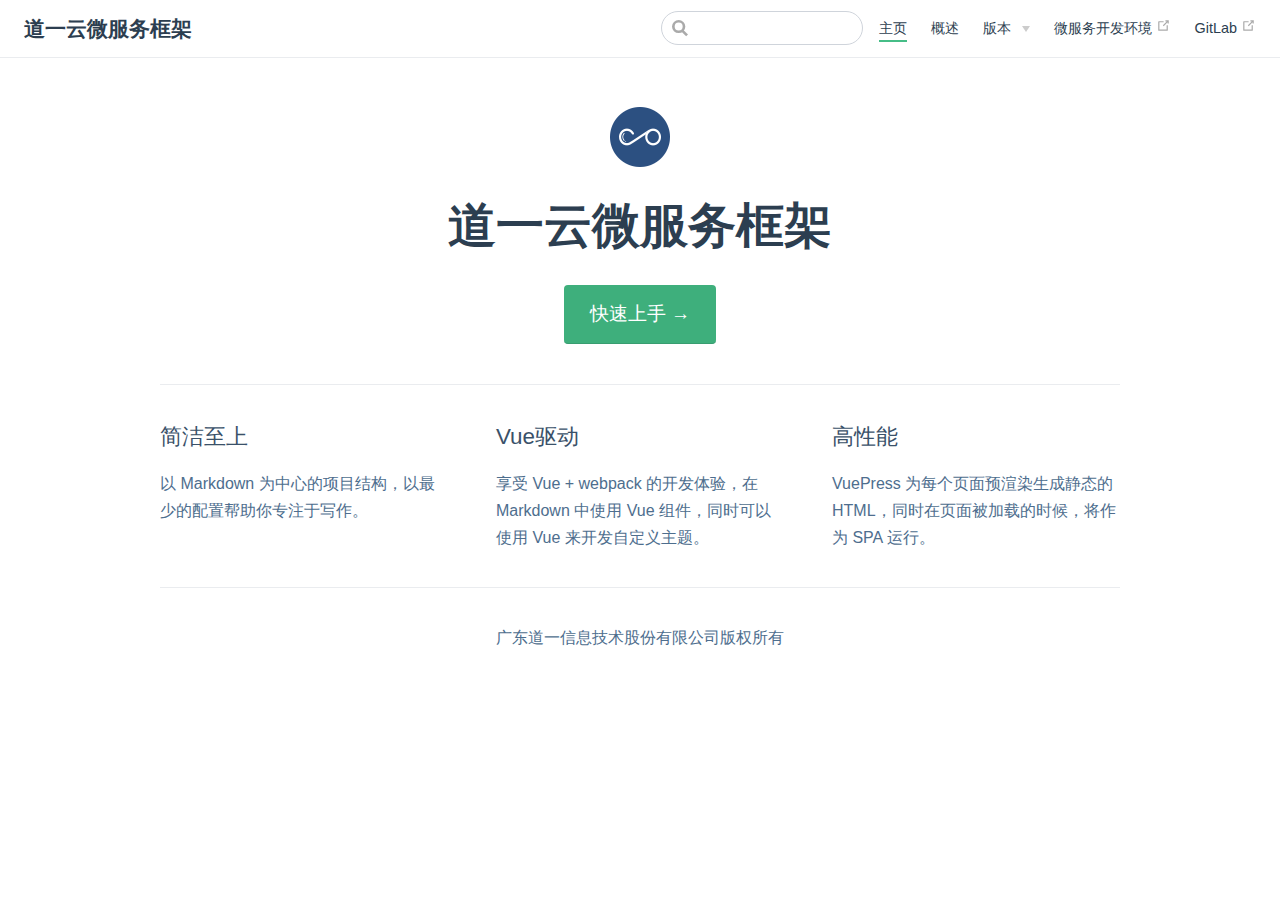
<file: index.html>
<!DOCTYPE html>
<html lang="en-US">
  <head>
    <meta charset="utf-8">
    <meta name="viewport" content="width=device-width,initial-scale=1">
    <title>道一云微服务框架</title>
    <meta name="description" content=" ">
    <link rel="icon" href="/logo.ico" type="image/x-icon">
    
    <link rel="preload" href="/assets/css/0.styles.3e63deb6.css" as="style"><link rel="preload" href="/assets/js/app.0d60aad5.js" as="script"><link rel="preload" href="/assets/js/7.45ba759b.js" as="script"><link rel="prefetch" href="/assets/js/2.e60112f0.js"><link rel="prefetch" href="/assets/js/3.3c546c1c.js"><link rel="prefetch" href="/assets/js/4.05593ad1.js"><link rel="prefetch" href="/assets/js/5.ce71cdb7.js"><link rel="prefetch" href="/assets/js/6.124a6f54.js"><link rel="prefetch" href="/assets/js/8.133c3e84.js"><link rel="prefetch" href="/assets/js/9.decabd1f.js">
    <link rel="stylesheet" href="/assets/css/0.styles.3e63deb6.css">
  </head>
  <body>
    <div id="app" data-server-rendered="true"><div class="theme-container no-sidebar"><header class="navbar"><div class="sidebar-button"><svg xmlns="http://www.w3.org/2000/svg" aria-hidden="true" role="img" viewBox="0 0 448 512" class="icon"><path fill="currentColor" d="M436 124H12c-6.627 0-12-5.373-12-12V80c0-6.627 5.373-12 12-12h424c6.627 0 12 5.373 12 12v32c0 6.627-5.373 12-12 12zm0 160H12c-6.627 0-12-5.373-12-12v-32c0-6.627 5.373-12 12-12h424c6.627 0 12 5.373 12 12v32c0 6.627-5.373 12-12 12zm0 160H12c-6.627 0-12-5.373-12-12v-32c0-6.627 5.373-12 12-12h424c6.627 0 12 5.373 12 12v32c0 6.627-5.373 12-12 12z"></path></svg></div> <a href="/" class="home-link router-link-exact-active router-link-active"><!----> <span class="site-name">道一云微服务框架</span></a> <div class="links" style="max-width:nullpx;"><div class="search-box"><input aria-label="Search" autocomplete="off" spellcheck="false" value=""> <!----></div> <nav class="nav-links can-hide"><div class="nav-item"><a href="/" class="nav-link router-link-exact-active router-link-active">主页</a></div><div class="nav-item"><a href="/guide/" class="nav-link">概述</a></div><div class="nav-item"><div class="dropdown-wrapper"><a class="dropdown-title"><span class="title">版本</span> <span class="arrow right"></span></a> <ul class="nav-dropdown" style="display:none;"><li class="dropdown-item"><!----> <a href="/guide/" class="nav-link">v1.3</a></li></ul></div></div><div class="nav-item"><a href="http://web.dsf.dev.do1.work/#/" target="_blank" rel="noopener noreferrer" class="nav-link external">
  微服务开发环境
  <svg xmlns="http://www.w3.org/2000/svg" aria-hidden="true" x="0px" y="0px" viewBox="0 0 100 100" width="15" height="15" class="icon outbound"><path fill="currentColor" d="M18.8,85.1h56l0,0c2.2,0,4-1.8,4-4v-32h-8v28h-48v-48h28v-8h-32l0,0c-2.2,0-4,1.8-4,4v56C14.8,83.3,16.6,85.1,18.8,85.1z"></path> <polygon fill="currentColor" points="45.7,48.7 51.3,54.3 77.2,28.5 77.2,37.2 85.2,37.2 85.2,14.9 62.8,14.9 62.8,22.9 71.5,22.9"></polygon></svg></a></div><div class="nav-item"><a href="http://git.do1.com.cn/TeamWorkcode/do1cloud-vue/tree/develop" target="_blank" rel="noopener noreferrer" class="nav-link external">
  GitLab
  <svg xmlns="http://www.w3.org/2000/svg" aria-hidden="true" x="0px" y="0px" viewBox="0 0 100 100" width="15" height="15" class="icon outbound"><path fill="currentColor" d="M18.8,85.1h56l0,0c2.2,0,4-1.8,4-4v-32h-8v28h-48v-48h28v-8h-32l0,0c-2.2,0-4,1.8-4,4v56C14.8,83.3,16.6,85.1,18.8,85.1z"></path> <polygon fill="currentColor" points="45.7,48.7 51.3,54.3 77.2,28.5 77.2,37.2 85.2,37.2 85.2,14.9 62.8,14.9 62.8,22.9 71.5,22.9"></polygon></svg></a></div> <!----></nav></div></header> <div class="sidebar-mask"></div> <div class="sidebar"><nav class="nav-links"><div class="nav-item"><a href="/" class="nav-link router-link-exact-active router-link-active">主页</a></div><div class="nav-item"><a href="/guide/" class="nav-link">概述</a></div><div class="nav-item"><div class="dropdown-wrapper"><a class="dropdown-title"><span class="title">版本</span> <span class="arrow right"></span></a> <ul class="nav-dropdown" style="display:none;"><li class="dropdown-item"><!----> <a href="/guide/" class="nav-link">v1.3</a></li></ul></div></div><div class="nav-item"><a href="http://web.dsf.dev.do1.work/#/" target="_blank" rel="noopener noreferrer" class="nav-link external">
  微服务开发环境
  <svg xmlns="http://www.w3.org/2000/svg" aria-hidden="true" x="0px" y="0px" viewBox="0 0 100 100" width="15" height="15" class="icon outbound"><path fill="currentColor" d="M18.8,85.1h56l0,0c2.2,0,4-1.8,4-4v-32h-8v28h-48v-48h28v-8h-32l0,0c-2.2,0-4,1.8-4,4v56C14.8,83.3,16.6,85.1,18.8,85.1z"></path> <polygon fill="currentColor" points="45.7,48.7 51.3,54.3 77.2,28.5 77.2,37.2 85.2,37.2 85.2,14.9 62.8,14.9 62.8,22.9 71.5,22.9"></polygon></svg></a></div><div class="nav-item"><a href="http://git.do1.com.cn/TeamWorkcode/do1cloud-vue/tree/develop" target="_blank" rel="noopener noreferrer" class="nav-link external">
  GitLab
  <svg xmlns="http://www.w3.org/2000/svg" aria-hidden="true" x="0px" y="0px" viewBox="0 0 100 100" width="15" height="15" class="icon outbound"><path fill="currentColor" d="M18.8,85.1h56l0,0c2.2,0,4-1.8,4-4v-32h-8v28h-48v-48h28v-8h-32l0,0c-2.2,0-4,1.8-4,4v56C14.8,83.3,16.6,85.1,18.8,85.1z"></path> <polygon fill="currentColor" points="45.7,48.7 51.3,54.3 77.2,28.5 77.2,37.2 85.2,37.2 85.2,14.9 62.8,14.9 62.8,22.9 71.5,22.9"></polygon></svg></a></div> <!----></nav>  <!----> </div> <div class="home"><div class="hero"><img src="/image/login_logo.png" alt="hero"> <h1>道一云微服务框架</h1> <p class="description">
       
    </p> <p class="action"><a href="/guide/" class="nav-link action-button">快速上手 →</a></p></div> <div class="features"><div class="feature"><h2>简洁至上</h2> <p>以 Markdown 为中心的项目结构，以最少的配置帮助你专注于写作。</p></div><div class="feature"><h2>Vue驱动</h2> <p>享受 Vue + webpack 的开发体验，在 Markdown 中使用 Vue 组件，同时可以使用 Vue 来开发自定义主题。</p></div><div class="feature"><h2>高性能</h2> <p>VuePress 为每个页面预渲染生成静态的 HTML，同时在页面被加载的时候，将作为 SPA 运行。</p></div></div> <div class="content custom"></div> <div class="footer">
    广东道一信息技术股份有限公司版权所有
  </div></div> <!----></div></div>
    <script src="/assets/js/7.45ba759b.js" defer></script><script src="/assets/js/app.0d60aad5.js" defer></script>
  </body>
</html>
</file>
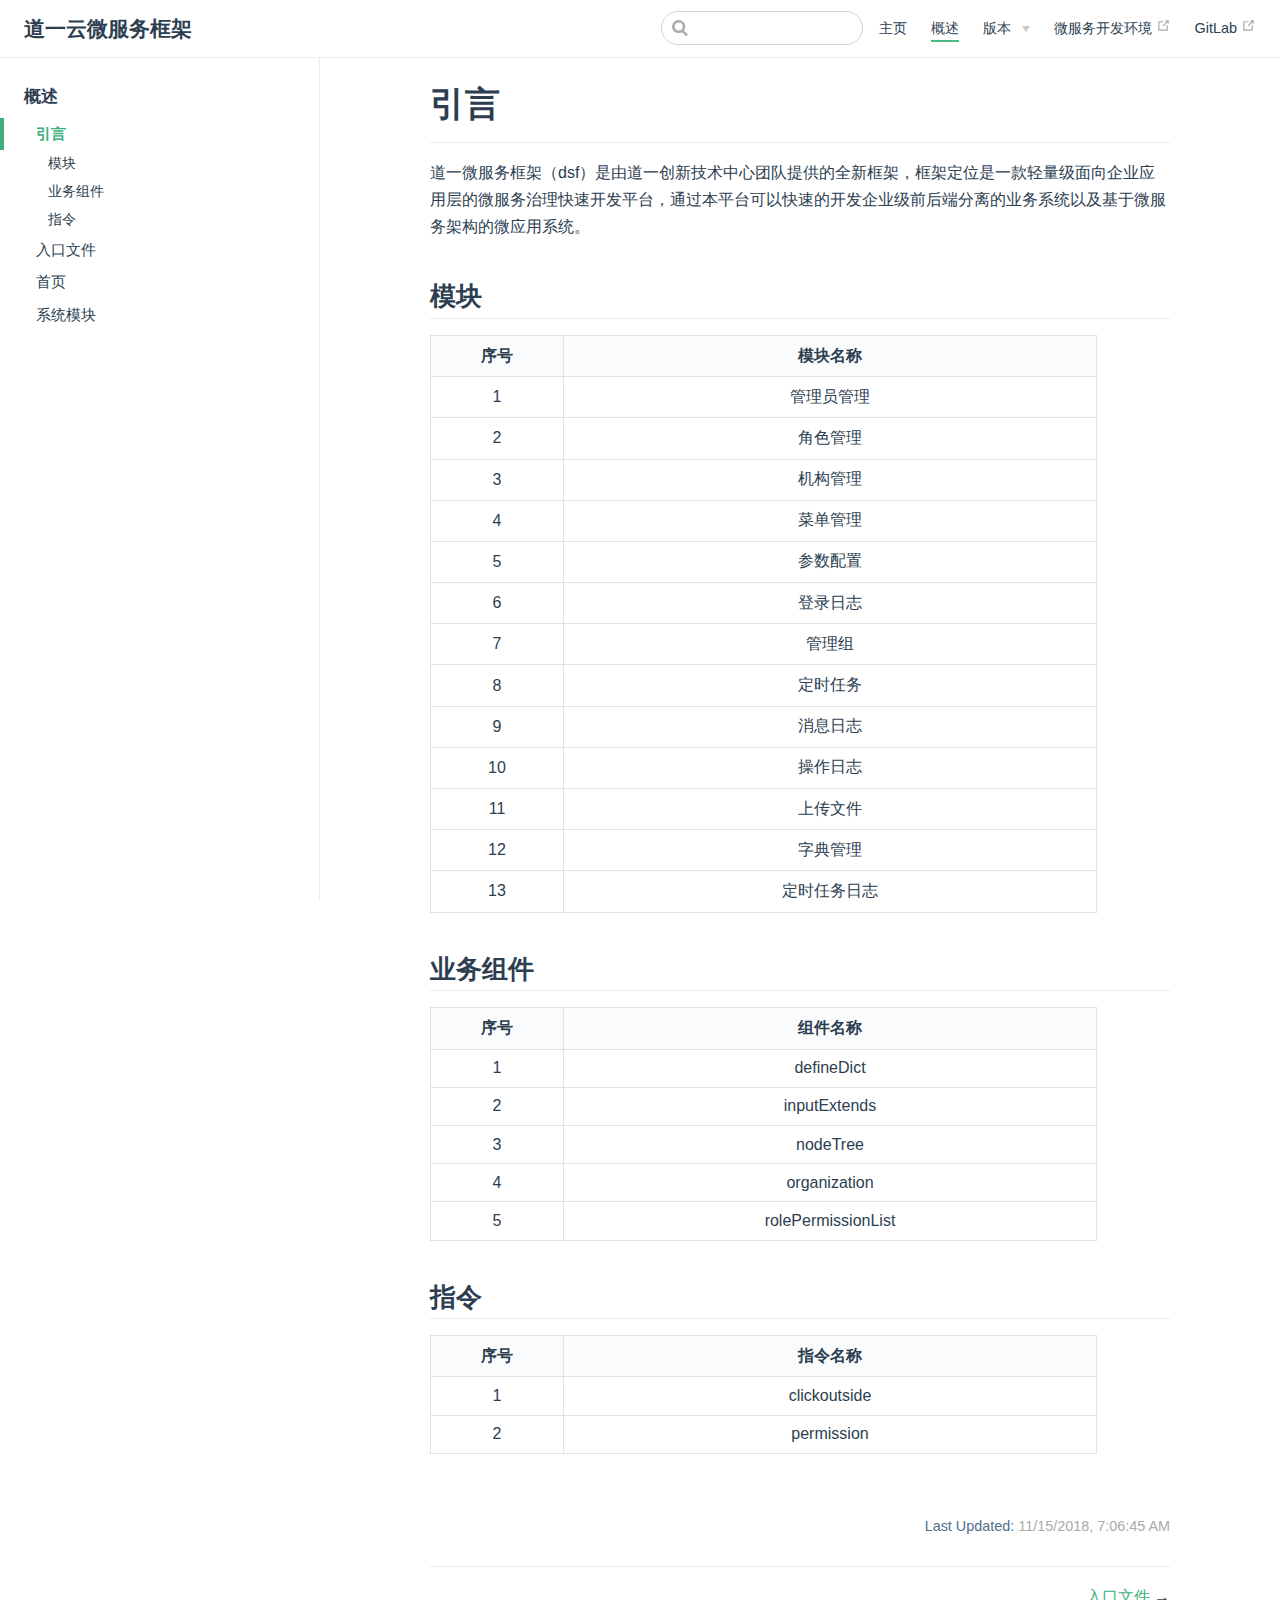
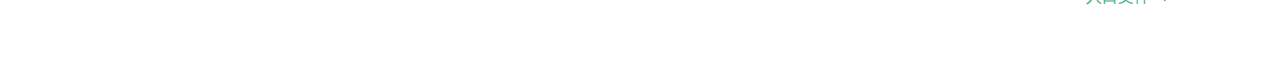
<file: guide/index.html>
<!DOCTYPE html>
<html lang="en-US">
  <head>
    <meta charset="utf-8">
    <meta name="viewport" content="width=device-width,initial-scale=1">
    <title>引言 | 道一云微服务框架</title>
    <meta name="description" content=" ">
    <link rel="icon" href="/logo.ico" type="image/x-icon">
    
    <link rel="preload" href="/assets/css/0.styles.3e63deb6.css" as="style"><link rel="preload" href="/assets/js/app.0d60aad5.js" as="script"><link rel="preload" href="/assets/js/3.3c546c1c.js" as="script"><link rel="prefetch" href="/assets/js/2.e60112f0.js"><link rel="prefetch" href="/assets/js/4.05593ad1.js"><link rel="prefetch" href="/assets/js/5.ce71cdb7.js"><link rel="prefetch" href="/assets/js/6.124a6f54.js"><link rel="prefetch" href="/assets/js/7.45ba759b.js"><link rel="prefetch" href="/assets/js/8.133c3e84.js"><link rel="prefetch" href="/assets/js/9.decabd1f.js">
    <link rel="stylesheet" href="/assets/css/0.styles.3e63deb6.css">
  </head>
  <body>
    <div id="app" data-server-rendered="true"><div class="theme-container"><header class="navbar"><div class="sidebar-button"><svg xmlns="http://www.w3.org/2000/svg" aria-hidden="true" role="img" viewBox="0 0 448 512" class="icon"><path fill="currentColor" d="M436 124H12c-6.627 0-12-5.373-12-12V80c0-6.627 5.373-12 12-12h424c6.627 0 12 5.373 12 12v32c0 6.627-5.373 12-12 12zm0 160H12c-6.627 0-12-5.373-12-12v-32c0-6.627 5.373-12 12-12h424c6.627 0 12 5.373 12 12v32c0 6.627-5.373 12-12 12zm0 160H12c-6.627 0-12-5.373-12-12v-32c0-6.627 5.373-12 12-12h424c6.627 0 12 5.373 12 12v32c0 6.627-5.373 12-12 12z"></path></svg></div> <a href="/" class="home-link router-link-active"><!----> <span class="site-name">道一云微服务框架</span></a> <div class="links" style="max-width:nullpx;"><div class="search-box"><input aria-label="Search" autocomplete="off" spellcheck="false" value=""> <!----></div> <nav class="nav-links can-hide"><div class="nav-item"><a href="/" class="nav-link">主页</a></div><div class="nav-item"><a href="/guide/" class="nav-link router-link-exact-active router-link-active">概述</a></div><div class="nav-item"><div class="dropdown-wrapper"><a class="dropdown-title"><span class="title">版本</span> <span class="arrow right"></span></a> <ul class="nav-dropdown" style="display:none;"><li class="dropdown-item"><!----> <a href="/guide/" class="nav-link router-link-exact-active router-link-active">v1.3</a></li></ul></div></div><div class="nav-item"><a href="http://web.dsf.dev.do1.work/#/" target="_blank" rel="noopener noreferrer" class="nav-link external">
  微服务开发环境
  <svg xmlns="http://www.w3.org/2000/svg" aria-hidden="true" x="0px" y="0px" viewBox="0 0 100 100" width="15" height="15" class="icon outbound"><path fill="currentColor" d="M18.8,85.1h56l0,0c2.2,0,4-1.8,4-4v-32h-8v28h-48v-48h28v-8h-32l0,0c-2.2,0-4,1.8-4,4v56C14.8,83.3,16.6,85.1,18.8,85.1z"></path> <polygon fill="currentColor" points="45.7,48.7 51.3,54.3 77.2,28.5 77.2,37.2 85.2,37.2 85.2,14.9 62.8,14.9 62.8,22.9 71.5,22.9"></polygon></svg></a></div><div class="nav-item"><a href="http://git.do1.com.cn/TeamWorkcode/do1cloud-vue/tree/develop" target="_blank" rel="noopener noreferrer" class="nav-link external">
  GitLab
  <svg xmlns="http://www.w3.org/2000/svg" aria-hidden="true" x="0px" y="0px" viewBox="0 0 100 100" width="15" height="15" class="icon outbound"><path fill="currentColor" d="M18.8,85.1h56l0,0c2.2,0,4-1.8,4-4v-32h-8v28h-48v-48h28v-8h-32l0,0c-2.2,0-4,1.8-4,4v56C14.8,83.3,16.6,85.1,18.8,85.1z"></path> <polygon fill="currentColor" points="45.7,48.7 51.3,54.3 77.2,28.5 77.2,37.2 85.2,37.2 85.2,14.9 62.8,14.9 62.8,22.9 71.5,22.9"></polygon></svg></a></div> <!----></nav></div></header> <div class="sidebar-mask"></div> <div class="sidebar"><nav class="nav-links"><div class="nav-item"><a href="/" class="nav-link">主页</a></div><div class="nav-item"><a href="/guide/" class="nav-link router-link-exact-active router-link-active">概述</a></div><div class="nav-item"><div class="dropdown-wrapper"><a class="dropdown-title"><span class="title">版本</span> <span class="arrow right"></span></a> <ul class="nav-dropdown" style="display:none;"><li class="dropdown-item"><!----> <a href="/guide/" class="nav-link router-link-exact-active router-link-active">v1.3</a></li></ul></div></div><div class="nav-item"><a href="http://web.dsf.dev.do1.work/#/" target="_blank" rel="noopener noreferrer" class="nav-link external">
  微服务开发环境
  <svg xmlns="http://www.w3.org/2000/svg" aria-hidden="true" x="0px" y="0px" viewBox="0 0 100 100" width="15" height="15" class="icon outbound"><path fill="currentColor" d="M18.8,85.1h56l0,0c2.2,0,4-1.8,4-4v-32h-8v28h-48v-48h28v-8h-32l0,0c-2.2,0-4,1.8-4,4v56C14.8,83.3,16.6,85.1,18.8,85.1z"></path> <polygon fill="currentColor" points="45.7,48.7 51.3,54.3 77.2,28.5 77.2,37.2 85.2,37.2 85.2,14.9 62.8,14.9 62.8,22.9 71.5,22.9"></polygon></svg></a></div><div class="nav-item"><a href="http://git.do1.com.cn/TeamWorkcode/do1cloud-vue/tree/develop" target="_blank" rel="noopener noreferrer" class="nav-link external">
  GitLab
  <svg xmlns="http://www.w3.org/2000/svg" aria-hidden="true" x="0px" y="0px" viewBox="0 0 100 100" width="15" height="15" class="icon outbound"><path fill="currentColor" d="M18.8,85.1h56l0,0c2.2,0,4-1.8,4-4v-32h-8v28h-48v-48h28v-8h-32l0,0c-2.2,0-4,1.8-4,4v56C14.8,83.3,16.6,85.1,18.8,85.1z"></path> <polygon fill="currentColor" points="45.7,48.7 51.3,54.3 77.2,28.5 77.2,37.2 85.2,37.2 85.2,14.9 62.8,14.9 62.8,22.9 71.5,22.9"></polygon></svg></a></div> <!----></nav>  <ul class="sidebar-links"><li><div class="sidebar-group first"><p class="sidebar-heading open"><span>概述</span> <!----></p> <ul class="sidebar-group-items"><li><a href="/guide/" class="active sidebar-link">引言</a><ul class="sidebar-sub-headers"><li class="sidebar-sub-header"><a href="/guide/#模块" class="sidebar-link">模块</a></li><li class="sidebar-sub-header"><a href="/guide/#业务组件" class="sidebar-link">业务组件</a></li><li class="sidebar-sub-header"><a href="/guide/#指令" class="sidebar-link">指令</a></li></ul></li><li><a href="/guide/entryfile.html" class="sidebar-link">入口文件</a></li><li><a href="/guide/home.html" class="sidebar-link">首页</a></li><li><a href="/guide/moudle.html" class="sidebar-link">系统模块</a></li></ul></div></li></ul> </div> <div class="page"> <div class="content"><h1 id="引言"><a href="#引言" aria-hidden="true" class="header-anchor">#</a> 引言</h1> <hr> <p>道一微服务框架（dsf）是由道一创新技术中心团队提供的全新框架，框架定位是一款轻量级面向企业应用层的微服务治理快速开发平台，通过本平台可以快速的开发企业级前后端分离的业务系统以及基于微服务架构的微应用系统。</p> <h2 id="模块"><a href="#模块" aria-hidden="true" class="header-anchor">#</a> 模块</h2> <table><thead><tr><th style="text-align:center">序号</th> <th style="text-align:center">模块名称</th></tr></thead> <tbody><tr><td style="text-align:center">1</td> <td style="text-align:center">管理员管理</td></tr> <tr><td style="text-align:center">2</td> <td style="text-align:center">角色管理</td></tr> <tr><td style="text-align:center">3</td> <td style="text-align:center">机构管理</td></tr> <tr><td style="text-align:center">4</td> <td style="text-align:center">菜单管理</td></tr> <tr><td style="text-align:center">5</td> <td style="text-align:center">参数配置</td></tr> <tr><td style="text-align:center">6</td> <td style="text-align:center">登录日志</td></tr> <tr><td style="text-align:center">7</td> <td style="text-align:center">管理组</td></tr> <tr><td style="text-align:center">8</td> <td style="text-align:center">定时任务</td></tr> <tr><td style="text-align:center">9</td> <td style="text-align:center">消息日志</td></tr> <tr><td style="text-align:center">10</td> <td style="text-align:center">操作日志</td></tr> <tr><td style="text-align:center">11</td> <td style="text-align:center">上传文件</td></tr> <tr><td style="text-align:center">12</td> <td style="text-align:center">字典管理</td></tr> <tr><td style="text-align:center">13</td> <td style="text-align:center">定时任务日志</td></tr></tbody></table> <h2 id="业务组件"><a href="#业务组件" aria-hidden="true" class="header-anchor">#</a> 业务组件</h2> <table><thead><tr><th style="text-align:center">序号</th> <th style="text-align:center">组件名称</th></tr></thead> <tbody><tr><td style="text-align:center">1</td> <td style="text-align:center">defineDict</td></tr> <tr><td style="text-align:center">2</td> <td style="text-align:center">inputExtends</td></tr> <tr><td style="text-align:center">3</td> <td style="text-align:center">nodeTree</td></tr> <tr><td style="text-align:center">4</td> <td style="text-align:center">organization</td></tr> <tr><td style="text-align:center">5</td> <td style="text-align:center">rolePermissionList</td></tr></tbody></table> <h2 id="指令"><a href="#指令" aria-hidden="true" class="header-anchor">#</a> 指令</h2> <table><thead><tr><th style="text-align:center">序号</th> <th style="text-align:center">指令名称</th></tr></thead> <tbody><tr><td style="text-align:center">1</td> <td style="text-align:center">clickoutside</td></tr> <tr><td style="text-align:center">2</td> <td style="text-align:center">permission</td></tr></tbody></table></div> <div class="page-edit"><!----> <div class="last-updated"><span class="prefix">Last Updated: </span> <span class="time">11/15/2018, 3:06:45 PM</span></div></div> <div class="page-nav"><p class="inner"><!----> <span class="next"><a href="/guide/entryfile.html">
          入口文件
        </a>
        →
      </span></p></div> </div> <!----></div></div>
    <script src="/assets/js/3.3c546c1c.js" defer></script><script src="/assets/js/app.0d60aad5.js" defer></script>
  </body>
</html>
</file>
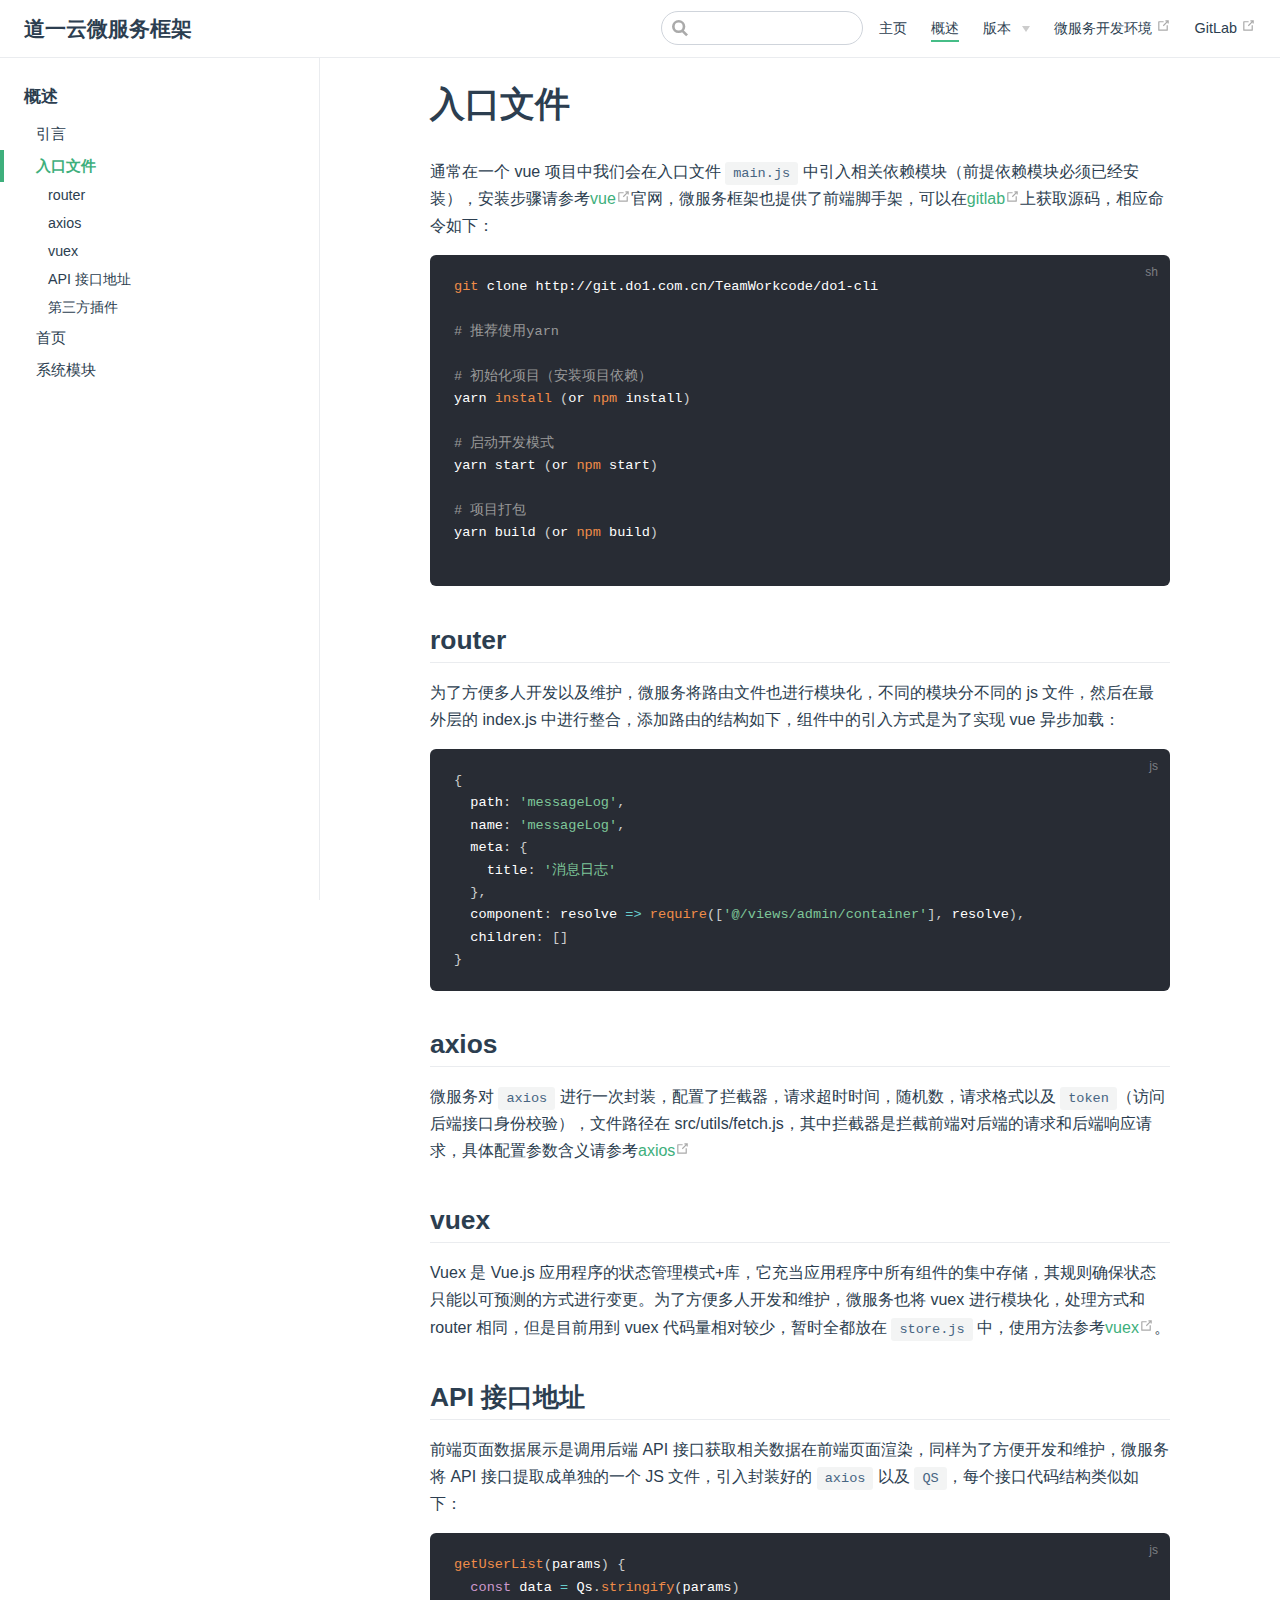
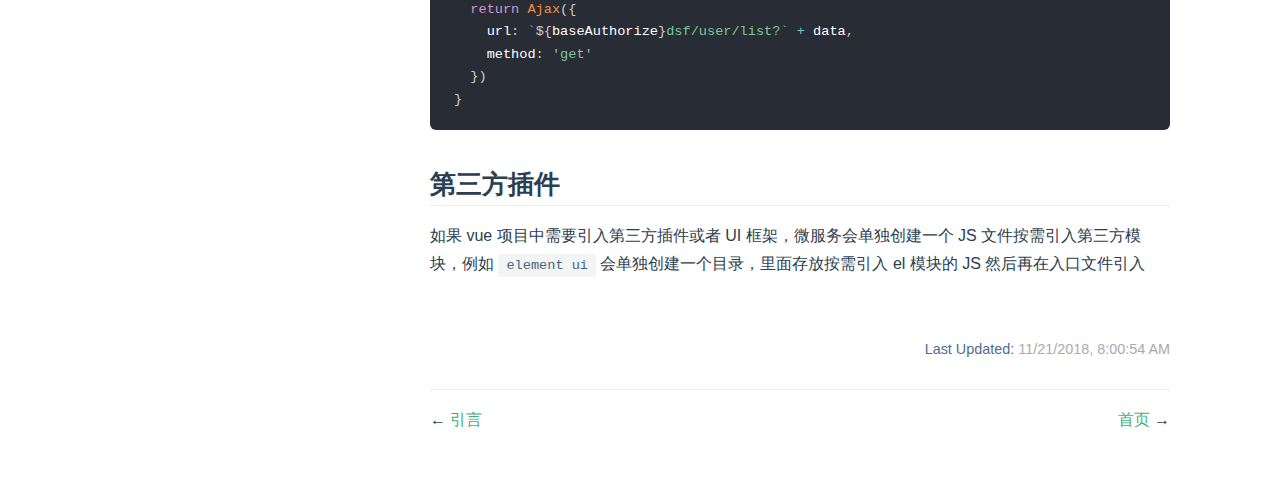
<file: guide/entryfile.html>
<!DOCTYPE html>
<html lang="en-US">
  <head>
    <meta charset="utf-8">
    <meta name="viewport" content="width=device-width,initial-scale=1">
    <title>入口文件 | 道一云微服务框架</title>
    <meta name="description" content=" ">
    <link rel="icon" href="/logo.ico" type="image/x-icon">
    
    <link rel="preload" href="/assets/css/0.styles.3e63deb6.css" as="style"><link rel="preload" href="/assets/js/app.0d60aad5.js" as="script"><link rel="preload" href="/assets/js/8.133c3e84.js" as="script"><link rel="prefetch" href="/assets/js/2.e60112f0.js"><link rel="prefetch" href="/assets/js/3.3c546c1c.js"><link rel="prefetch" href="/assets/js/4.05593ad1.js"><link rel="prefetch" href="/assets/js/5.ce71cdb7.js"><link rel="prefetch" href="/assets/js/6.124a6f54.js"><link rel="prefetch" href="/assets/js/7.45ba759b.js"><link rel="prefetch" href="/assets/js/9.decabd1f.js">
    <link rel="stylesheet" href="/assets/css/0.styles.3e63deb6.css">
  </head>
  <body>
    <div id="app" data-server-rendered="true"><div class="theme-container"><header class="navbar"><div class="sidebar-button"><svg xmlns="http://www.w3.org/2000/svg" aria-hidden="true" role="img" viewBox="0 0 448 512" class="icon"><path fill="currentColor" d="M436 124H12c-6.627 0-12-5.373-12-12V80c0-6.627 5.373-12 12-12h424c6.627 0 12 5.373 12 12v32c0 6.627-5.373 12-12 12zm0 160H12c-6.627 0-12-5.373-12-12v-32c0-6.627 5.373-12 12-12h424c6.627 0 12 5.373 12 12v32c0 6.627-5.373 12-12 12zm0 160H12c-6.627 0-12-5.373-12-12v-32c0-6.627 5.373-12 12-12h424c6.627 0 12 5.373 12 12v32c0 6.627-5.373 12-12 12z"></path></svg></div> <a href="/" class="home-link router-link-active"><!----> <span class="site-name">道一云微服务框架</span></a> <div class="links" style="max-width:nullpx;"><div class="search-box"><input aria-label="Search" autocomplete="off" spellcheck="false" value=""> <!----></div> <nav class="nav-links can-hide"><div class="nav-item"><a href="/" class="nav-link">主页</a></div><div class="nav-item"><a href="/guide/" class="nav-link router-link-active">概述</a></div><div class="nav-item"><div class="dropdown-wrapper"><a class="dropdown-title"><span class="title">版本</span> <span class="arrow right"></span></a> <ul class="nav-dropdown" style="display:none;"><li class="dropdown-item"><!----> <a href="/guide/" class="nav-link router-link-active">v1.3</a></li></ul></div></div><div class="nav-item"><a href="http://web.dsf.dev.do1.work/#/" target="_blank" rel="noopener noreferrer" class="nav-link external">
  微服务开发环境
  <svg xmlns="http://www.w3.org/2000/svg" aria-hidden="true" x="0px" y="0px" viewBox="0 0 100 100" width="15" height="15" class="icon outbound"><path fill="currentColor" d="M18.8,85.1h56l0,0c2.2,0,4-1.8,4-4v-32h-8v28h-48v-48h28v-8h-32l0,0c-2.2,0-4,1.8-4,4v56C14.8,83.3,16.6,85.1,18.8,85.1z"></path> <polygon fill="currentColor" points="45.7,48.7 51.3,54.3 77.2,28.5 77.2,37.2 85.2,37.2 85.2,14.9 62.8,14.9 62.8,22.9 71.5,22.9"></polygon></svg></a></div><div class="nav-item"><a href="http://git.do1.com.cn/TeamWorkcode/do1cloud-vue/tree/develop" target="_blank" rel="noopener noreferrer" class="nav-link external">
  GitLab
  <svg xmlns="http://www.w3.org/2000/svg" aria-hidden="true" x="0px" y="0px" viewBox="0 0 100 100" width="15" height="15" class="icon outbound"><path fill="currentColor" d="M18.8,85.1h56l0,0c2.2,0,4-1.8,4-4v-32h-8v28h-48v-48h28v-8h-32l0,0c-2.2,0-4,1.8-4,4v56C14.8,83.3,16.6,85.1,18.8,85.1z"></path> <polygon fill="currentColor" points="45.7,48.7 51.3,54.3 77.2,28.5 77.2,37.2 85.2,37.2 85.2,14.9 62.8,14.9 62.8,22.9 71.5,22.9"></polygon></svg></a></div> <!----></nav></div></header> <div class="sidebar-mask"></div> <div class="sidebar"><nav class="nav-links"><div class="nav-item"><a href="/" class="nav-link">主页</a></div><div class="nav-item"><a href="/guide/" class="nav-link router-link-active">概述</a></div><div class="nav-item"><div class="dropdown-wrapper"><a class="dropdown-title"><span class="title">版本</span> <span class="arrow right"></span></a> <ul class="nav-dropdown" style="display:none;"><li class="dropdown-item"><!----> <a href="/guide/" class="nav-link router-link-active">v1.3</a></li></ul></div></div><div class="nav-item"><a href="http://web.dsf.dev.do1.work/#/" target="_blank" rel="noopener noreferrer" class="nav-link external">
  微服务开发环境
  <svg xmlns="http://www.w3.org/2000/svg" aria-hidden="true" x="0px" y="0px" viewBox="0 0 100 100" width="15" height="15" class="icon outbound"><path fill="currentColor" d="M18.8,85.1h56l0,0c2.2,0,4-1.8,4-4v-32h-8v28h-48v-48h28v-8h-32l0,0c-2.2,0-4,1.8-4,4v56C14.8,83.3,16.6,85.1,18.8,85.1z"></path> <polygon fill="currentColor" points="45.7,48.7 51.3,54.3 77.2,28.5 77.2,37.2 85.2,37.2 85.2,14.9 62.8,14.9 62.8,22.9 71.5,22.9"></polygon></svg></a></div><div class="nav-item"><a href="http://git.do1.com.cn/TeamWorkcode/do1cloud-vue/tree/develop" target="_blank" rel="noopener noreferrer" class="nav-link external">
  GitLab
  <svg xmlns="http://www.w3.org/2000/svg" aria-hidden="true" x="0px" y="0px" viewBox="0 0 100 100" width="15" height="15" class="icon outbound"><path fill="currentColor" d="M18.8,85.1h56l0,0c2.2,0,4-1.8,4-4v-32h-8v28h-48v-48h28v-8h-32l0,0c-2.2,0-4,1.8-4,4v56C14.8,83.3,16.6,85.1,18.8,85.1z"></path> <polygon fill="currentColor" points="45.7,48.7 51.3,54.3 77.2,28.5 77.2,37.2 85.2,37.2 85.2,14.9 62.8,14.9 62.8,22.9 71.5,22.9"></polygon></svg></a></div> <!----></nav>  <ul class="sidebar-links"><li><div class="sidebar-group first"><p class="sidebar-heading open"><span>概述</span> <!----></p> <ul class="sidebar-group-items"><li><a href="/guide/" class="sidebar-link">引言</a></li><li><a href="/guide/entryfile.html" class="active sidebar-link">入口文件</a><ul class="sidebar-sub-headers"><li class="sidebar-sub-header"><a href="/guide/entryfile.html#router" class="sidebar-link">router</a></li><li class="sidebar-sub-header"><a href="/guide/entryfile.html#axios" class="sidebar-link">axios</a></li><li class="sidebar-sub-header"><a href="/guide/entryfile.html#vuex" class="sidebar-link">vuex</a></li><li class="sidebar-sub-header"><a href="/guide/entryfile.html#api-接口地址" class="sidebar-link">API 接口地址</a></li><li class="sidebar-sub-header"><a href="/guide/entryfile.html#第三方插件" class="sidebar-link">第三方插件</a></li></ul></li><li><a href="/guide/home.html" class="sidebar-link">首页</a></li><li><a href="/guide/moudle.html" class="sidebar-link">系统模块</a></li></ul></div></li></ul> </div> <div class="page"> <div class="content"><h1 id="入口文件"><a href="#入口文件" aria-hidden="true" class="header-anchor">#</a> 入口文件</h1> <p>通常在一个 vue 项目中我们会在入口文件 <code>main.js</code> 中引入相关依赖模块（前提依赖模块必须已经安装），安装步骤请参考<a href="https://cn.vuejs.org/v2/guide/installation.html" target="_blank" rel="noopener noreferrer">vue<svg xmlns="http://www.w3.org/2000/svg" aria-hidden="true" x="0px" y="0px" viewBox="0 0 100 100" width="15" height="15" class="icon outbound"><path fill="currentColor" d="M18.8,85.1h56l0,0c2.2,0,4-1.8,4-4v-32h-8v28h-48v-48h28v-8h-32l0,0c-2.2,0-4,1.8-4,4v56C14.8,83.3,16.6,85.1,18.8,85.1z"></path> <polygon fill="currentColor" points="45.7,48.7 51.3,54.3 77.2,28.5 77.2,37.2 85.2,37.2 85.2,14.9 62.8,14.9 62.8,22.9 71.5,22.9"></polygon></svg></a>官网，微服务框架也提供了前端脚手架，可以在<a href="http://git.do1.com.cn/TeamWorkcode/do1-cli/tree/develop" target="_blank" rel="noopener noreferrer">gitlab<svg xmlns="http://www.w3.org/2000/svg" aria-hidden="true" x="0px" y="0px" viewBox="0 0 100 100" width="15" height="15" class="icon outbound"><path fill="currentColor" d="M18.8,85.1h56l0,0c2.2,0,4-1.8,4-4v-32h-8v28h-48v-48h28v-8h-32l0,0c-2.2,0-4,1.8-4,4v56C14.8,83.3,16.6,85.1,18.8,85.1z"></path> <polygon fill="currentColor" points="45.7,48.7 51.3,54.3 77.2,28.5 77.2,37.2 85.2,37.2 85.2,14.9 62.8,14.9 62.8,22.9 71.5,22.9"></polygon></svg></a>上获取源码，相应命令如下：</p> <div class="language-bash extra-class"><pre class="language-bash"><code><span class="token function">git</span> clone http://git.do1.com.cn/TeamWorkcode/do1-cli

<span class="token comment"># 推荐使用yarn</span>

<span class="token comment"># 初始化项目（安装项目依赖）</span>
yarn <span class="token function">install</span> <span class="token punctuation">(</span>or <span class="token function">npm</span> install<span class="token punctuation">)</span>

<span class="token comment"># 启动开发模式</span>
yarn start <span class="token punctuation">(</span>or <span class="token function">npm</span> start<span class="token punctuation">)</span>

<span class="token comment"># 项目打包</span>
yarn build <span class="token punctuation">(</span>or <span class="token function">npm</span> build<span class="token punctuation">)</span>

</code></pre></div><h2 id="router"><a href="#router" aria-hidden="true" class="header-anchor">#</a> router</h2> <p>为了方便多人开发以及维护，微服务将路由文件也进行模块化，不同的模块分不同的 js 文件，然后在最外层的 index.js 中进行整合，添加路由的结构如下，组件中的引入方式是为了实现 vue 异步加载：</p> <div class="language-js extra-class"><pre class="language-js"><code><span class="token punctuation">{</span>
  path<span class="token punctuation">:</span> <span class="token string">'messageLog'</span><span class="token punctuation">,</span>
  name<span class="token punctuation">:</span> <span class="token string">'messageLog'</span><span class="token punctuation">,</span>
  meta<span class="token punctuation">:</span> <span class="token punctuation">{</span>
    title<span class="token punctuation">:</span> <span class="token string">'消息日志'</span>
  <span class="token punctuation">}</span><span class="token punctuation">,</span>
  component<span class="token punctuation">:</span> resolve <span class="token operator">=&gt;</span> <span class="token function">require</span><span class="token punctuation">(</span><span class="token punctuation">[</span><span class="token string">'@/views/admin/container'</span><span class="token punctuation">]</span><span class="token punctuation">,</span> resolve<span class="token punctuation">)</span><span class="token punctuation">,</span>
  children<span class="token punctuation">:</span> <span class="token punctuation">[</span><span class="token punctuation">]</span>
<span class="token punctuation">}</span>
</code></pre></div><h2 id="axios"><a href="#axios" aria-hidden="true" class="header-anchor">#</a> axios</h2> <p>微服务对 <code>axios</code> 进行一次封装，配置了拦截器，请求超时时间，随机数，请求格式以及 <code>token</code>（访问后端接口身份校验），文件路径在 src/utils/fetch.js，其中拦截器是拦截前端对后端的请求和后端响应请求，具体配置参数含义请参考<a href="https://www.jianshu.com/p/7a9fbcbb1114" target="_blank" rel="noopener noreferrer">axios<svg xmlns="http://www.w3.org/2000/svg" aria-hidden="true" x="0px" y="0px" viewBox="0 0 100 100" width="15" height="15" class="icon outbound"><path fill="currentColor" d="M18.8,85.1h56l0,0c2.2,0,4-1.8,4-4v-32h-8v28h-48v-48h28v-8h-32l0,0c-2.2,0-4,1.8-4,4v56C14.8,83.3,16.6,85.1,18.8,85.1z"></path> <polygon fill="currentColor" points="45.7,48.7 51.3,54.3 77.2,28.5 77.2,37.2 85.2,37.2 85.2,14.9 62.8,14.9 62.8,22.9 71.5,22.9"></polygon></svg></a></p> <h2 id="vuex"><a href="#vuex" aria-hidden="true" class="header-anchor">#</a> vuex</h2> <p>Vuex 是 Vue.js 应用程序的状态管理模式+库，它充当应用程序中所有组件的集中存储，其规则确保状态只能以可预测的方式进行变更。为了方便多人开发和维护，微服务也将 vuex 进行模块化，处理方式和 router 相同，但是目前用到 vuex 代码量相对较少，暂时全都放在 <code>store.js</code> 中，使用方法参考<a href="https://vuex.vuejs.org/" target="_blank" rel="noopener noreferrer">vuex<svg xmlns="http://www.w3.org/2000/svg" aria-hidden="true" x="0px" y="0px" viewBox="0 0 100 100" width="15" height="15" class="icon outbound"><path fill="currentColor" d="M18.8,85.1h56l0,0c2.2,0,4-1.8,4-4v-32h-8v28h-48v-48h28v-8h-32l0,0c-2.2,0-4,1.8-4,4v56C14.8,83.3,16.6,85.1,18.8,85.1z"></path> <polygon fill="currentColor" points="45.7,48.7 51.3,54.3 77.2,28.5 77.2,37.2 85.2,37.2 85.2,14.9 62.8,14.9 62.8,22.9 71.5,22.9"></polygon></svg></a>。</p> <h2 id="api-接口地址"><a href="#api-接口地址" aria-hidden="true" class="header-anchor">#</a> API 接口地址</h2> <p>前端页面数据展示是调用后端 API 接口获取相关数据在前端页面渲染，同样为了方便开发和维护，微服务将 API 接口提取成单独的一个 JS 文件，引入封装好的 <code>axios</code> 以及 <code>QS</code>，每个接口代码结构类似如下：</p> <div class="language-js extra-class"><pre class="language-js"><code><span class="token function">getUserList</span><span class="token punctuation">(</span>params<span class="token punctuation">)</span> <span class="token punctuation">{</span>
  <span class="token keyword">const</span> data <span class="token operator">=</span> Qs<span class="token punctuation">.</span><span class="token function">stringify</span><span class="token punctuation">(</span>params<span class="token punctuation">)</span>
  <span class="token keyword">return</span> <span class="token function">Ajax</span><span class="token punctuation">(</span><span class="token punctuation">{</span>
    url<span class="token punctuation">:</span> <span class="token template-string"><span class="token string">`</span><span class="token interpolation"><span class="token interpolation-punctuation punctuation">${</span>baseAuthorize<span class="token interpolation-punctuation punctuation">}</span></span><span class="token string">dsf/user/list?`</span></span> <span class="token operator">+</span> data<span class="token punctuation">,</span>
    method<span class="token punctuation">:</span> <span class="token string">'get'</span>
  <span class="token punctuation">}</span><span class="token punctuation">)</span>
<span class="token punctuation">}</span>
</code></pre></div><h2 id="第三方插件"><a href="#第三方插件" aria-hidden="true" class="header-anchor">#</a> 第三方插件</h2> <p>如果 vue 项目中需要引入第三方插件或者 UI 框架，微服务会单独创建一个 JS 文件按需引入第三方模块，例如 <code>element ui</code> 会单独创建一个目录，里面存放按需引入 el 模块的 JS 然后再在入口文件引入</p></div> <div class="page-edit"><!----> <div class="last-updated"><span class="prefix">Last Updated: </span> <span class="time">11/21/2018, 4:00:54 PM</span></div></div> <div class="page-nav"><p class="inner"><span class="prev">
        ←
        <a href="/guide/" class="prev router-link-active">
          引言
        </a></span> <span class="next"><a href="/guide/home.html">
          首页
        </a>
        →
      </span></p></div> </div> <!----></div></div>
    <script src="/assets/js/8.133c3e84.js" defer></script><script src="/assets/js/app.0d60aad5.js" defer></script>
  </body>
</html>
</file>
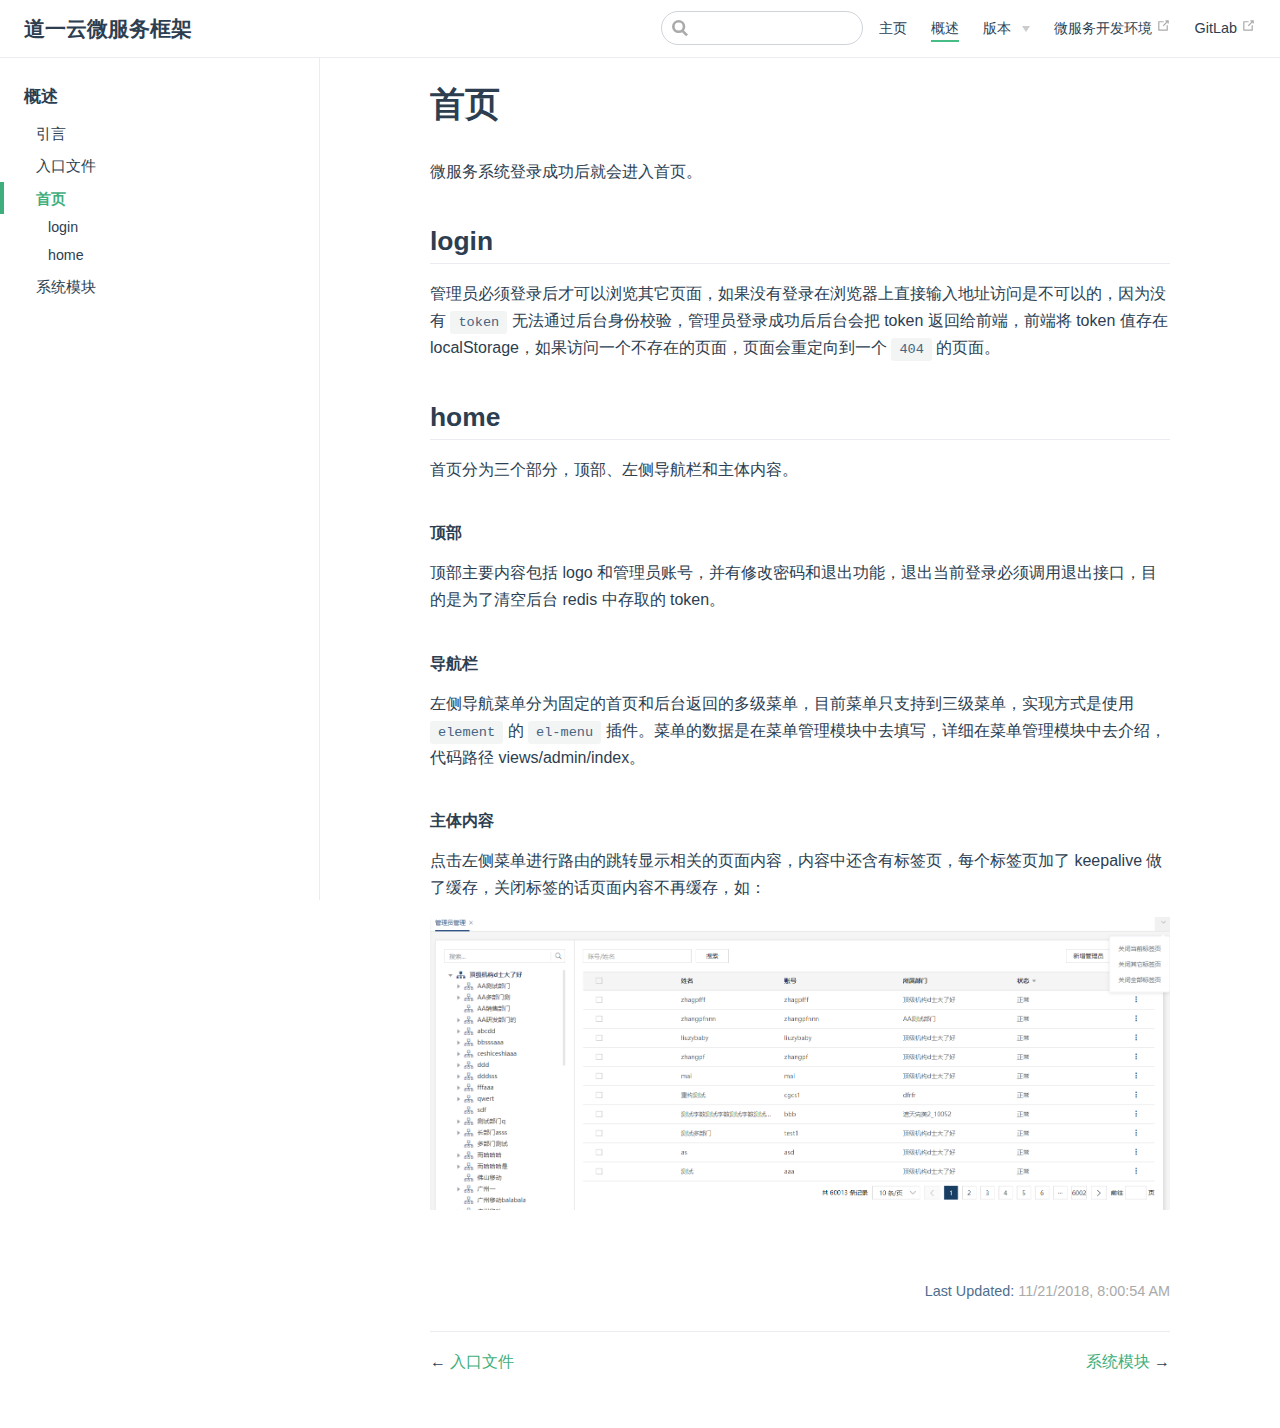
<file: guide/home.html>
<!DOCTYPE html>
<html lang="en-US">
  <head>
    <meta charset="utf-8">
    <meta name="viewport" content="width=device-width,initial-scale=1">
    <title>首页 | 道一云微服务框架</title>
    <meta name="description" content=" ">
    <link rel="icon" href="/logo.ico" type="image/x-icon">
    
    <link rel="preload" href="/assets/css/0.styles.3e63deb6.css" as="style"><link rel="preload" href="/assets/js/app.0d60aad5.js" as="script"><link rel="preload" href="/assets/js/5.ce71cdb7.js" as="script"><link rel="prefetch" href="/assets/js/2.e60112f0.js"><link rel="prefetch" href="/assets/js/3.3c546c1c.js"><link rel="prefetch" href="/assets/js/4.05593ad1.js"><link rel="prefetch" href="/assets/js/6.124a6f54.js"><link rel="prefetch" href="/assets/js/7.45ba759b.js"><link rel="prefetch" href="/assets/js/8.133c3e84.js"><link rel="prefetch" href="/assets/js/9.decabd1f.js">
    <link rel="stylesheet" href="/assets/css/0.styles.3e63deb6.css">
  </head>
  <body>
    <div id="app" data-server-rendered="true"><div class="theme-container"><header class="navbar"><div class="sidebar-button"><svg xmlns="http://www.w3.org/2000/svg" aria-hidden="true" role="img" viewBox="0 0 448 512" class="icon"><path fill="currentColor" d="M436 124H12c-6.627 0-12-5.373-12-12V80c0-6.627 5.373-12 12-12h424c6.627 0 12 5.373 12 12v32c0 6.627-5.373 12-12 12zm0 160H12c-6.627 0-12-5.373-12-12v-32c0-6.627 5.373-12 12-12h424c6.627 0 12 5.373 12 12v32c0 6.627-5.373 12-12 12zm0 160H12c-6.627 0-12-5.373-12-12v-32c0-6.627 5.373-12 12-12h424c6.627 0 12 5.373 12 12v32c0 6.627-5.373 12-12 12z"></path></svg></div> <a href="/" class="home-link router-link-active"><!----> <span class="site-name">道一云微服务框架</span></a> <div class="links" style="max-width:nullpx;"><div class="search-box"><input aria-label="Search" autocomplete="off" spellcheck="false" value=""> <!----></div> <nav class="nav-links can-hide"><div class="nav-item"><a href="/" class="nav-link">主页</a></div><div class="nav-item"><a href="/guide/" class="nav-link router-link-active">概述</a></div><div class="nav-item"><div class="dropdown-wrapper"><a class="dropdown-title"><span class="title">版本</span> <span class="arrow right"></span></a> <ul class="nav-dropdown" style="display:none;"><li class="dropdown-item"><!----> <a href="/guide/" class="nav-link router-link-active">v1.3</a></li></ul></div></div><div class="nav-item"><a href="http://web.dsf.dev.do1.work/#/" target="_blank" rel="noopener noreferrer" class="nav-link external">
  微服务开发环境
  <svg xmlns="http://www.w3.org/2000/svg" aria-hidden="true" x="0px" y="0px" viewBox="0 0 100 100" width="15" height="15" class="icon outbound"><path fill="currentColor" d="M18.8,85.1h56l0,0c2.2,0,4-1.8,4-4v-32h-8v28h-48v-48h28v-8h-32l0,0c-2.2,0-4,1.8-4,4v56C14.8,83.3,16.6,85.1,18.8,85.1z"></path> <polygon fill="currentColor" points="45.7,48.7 51.3,54.3 77.2,28.5 77.2,37.2 85.2,37.2 85.2,14.9 62.8,14.9 62.8,22.9 71.5,22.9"></polygon></svg></a></div><div class="nav-item"><a href="http://git.do1.com.cn/TeamWorkcode/do1cloud-vue/tree/develop" target="_blank" rel="noopener noreferrer" class="nav-link external">
  GitLab
  <svg xmlns="http://www.w3.org/2000/svg" aria-hidden="true" x="0px" y="0px" viewBox="0 0 100 100" width="15" height="15" class="icon outbound"><path fill="currentColor" d="M18.8,85.1h56l0,0c2.2,0,4-1.8,4-4v-32h-8v28h-48v-48h28v-8h-32l0,0c-2.2,0-4,1.8-4,4v56C14.8,83.3,16.6,85.1,18.8,85.1z"></path> <polygon fill="currentColor" points="45.7,48.7 51.3,54.3 77.2,28.5 77.2,37.2 85.2,37.2 85.2,14.9 62.8,14.9 62.8,22.9 71.5,22.9"></polygon></svg></a></div> <!----></nav></div></header> <div class="sidebar-mask"></div> <div class="sidebar"><nav class="nav-links"><div class="nav-item"><a href="/" class="nav-link">主页</a></div><div class="nav-item"><a href="/guide/" class="nav-link router-link-active">概述</a></div><div class="nav-item"><div class="dropdown-wrapper"><a class="dropdown-title"><span class="title">版本</span> <span class="arrow right"></span></a> <ul class="nav-dropdown" style="display:none;"><li class="dropdown-item"><!----> <a href="/guide/" class="nav-link router-link-active">v1.3</a></li></ul></div></div><div class="nav-item"><a href="http://web.dsf.dev.do1.work/#/" target="_blank" rel="noopener noreferrer" class="nav-link external">
  微服务开发环境
  <svg xmlns="http://www.w3.org/2000/svg" aria-hidden="true" x="0px" y="0px" viewBox="0 0 100 100" width="15" height="15" class="icon outbound"><path fill="currentColor" d="M18.8,85.1h56l0,0c2.2,0,4-1.8,4-4v-32h-8v28h-48v-48h28v-8h-32l0,0c-2.2,0-4,1.8-4,4v56C14.8,83.3,16.6,85.1,18.8,85.1z"></path> <polygon fill="currentColor" points="45.7,48.7 51.3,54.3 77.2,28.5 77.2,37.2 85.2,37.2 85.2,14.9 62.8,14.9 62.8,22.9 71.5,22.9"></polygon></svg></a></div><div class="nav-item"><a href="http://git.do1.com.cn/TeamWorkcode/do1cloud-vue/tree/develop" target="_blank" rel="noopener noreferrer" class="nav-link external">
  GitLab
  <svg xmlns="http://www.w3.org/2000/svg" aria-hidden="true" x="0px" y="0px" viewBox="0 0 100 100" width="15" height="15" class="icon outbound"><path fill="currentColor" d="M18.8,85.1h56l0,0c2.2,0,4-1.8,4-4v-32h-8v28h-48v-48h28v-8h-32l0,0c-2.2,0-4,1.8-4,4v56C14.8,83.3,16.6,85.1,18.8,85.1z"></path> <polygon fill="currentColor" points="45.7,48.7 51.3,54.3 77.2,28.5 77.2,37.2 85.2,37.2 85.2,14.9 62.8,14.9 62.8,22.9 71.5,22.9"></polygon></svg></a></div> <!----></nav>  <ul class="sidebar-links"><li><div class="sidebar-group first"><p class="sidebar-heading open"><span>概述</span> <!----></p> <ul class="sidebar-group-items"><li><a href="/guide/" class="sidebar-link">引言</a></li><li><a href="/guide/entryfile.html" class="sidebar-link">入口文件</a></li><li><a href="/guide/home.html" class="active sidebar-link">首页</a><ul class="sidebar-sub-headers"><li class="sidebar-sub-header"><a href="/guide/home.html#login" class="sidebar-link">login</a></li><li class="sidebar-sub-header"><a href="/guide/home.html#home" class="sidebar-link">home</a></li></ul></li><li><a href="/guide/moudle.html" class="sidebar-link">系统模块</a></li></ul></div></li></ul> </div> <div class="page"> <div class="content"><h1 id="首页"><a href="#首页" aria-hidden="true" class="header-anchor">#</a> 首页</h1> <p>微服务系统登录成功后就会进入首页。</p> <h2 id="login"><a href="#login" aria-hidden="true" class="header-anchor">#</a> login</h2> <p>管理员必须登录后才可以浏览其它页面，如果没有登录在浏览器上直接输入地址访问是不可以的，因为没有 <code>token</code> 无法通过后台身份校验，管理员登录成功后后台会把 token 返回给前端，前端将 token 值存在 localStorage，如果访问一个不存在的页面，页面会重定向到一个 <code>404</code> 的页面。</p> <h2 id="home"><a href="#home" aria-hidden="true" class="header-anchor">#</a> home</h2> <p>首页分为三个部分，顶部、左侧导航栏和主体内容。</p> <h4 id="顶部"><a href="#顶部" aria-hidden="true" class="header-anchor">#</a> 顶部</h4> <p>顶部主要内容包括 logo 和管理员账号，并有修改密码和退出功能，退出当前登录必须调用退出接口，目的是为了清空后台 redis 中存取的 token。</p> <h4 id="导航栏"><a href="#导航栏" aria-hidden="true" class="header-anchor">#</a> 导航栏</h4> <p>左侧导航菜单分为固定的首页和后台返回的多级菜单，目前菜单只支持到三级菜单，实现方式是使用 <code>element</code> 的 <code>el-menu</code> 插件。菜单的数据是在菜单管理模块中去填写，详细在菜单管理模块中去介绍，代码路径 views/admin/index。</p> <h4 id="主体内容"><a href="#主体内容" aria-hidden="true" class="header-anchor">#</a> 主体内容</h4> <p>点击左侧菜单进行路由的跳转显示相关的页面内容，内容中还含有标签页，每个标签页加了 keepalive 做了缓存，关闭标签的话页面内容不再缓存，如：</p> <p><img src="/assets/img/tabs.fb101be2.png" alt="首页"></p></div> <div class="page-edit"><!----> <div class="last-updated"><span class="prefix">Last Updated: </span> <span class="time">11/21/2018, 4:00:54 PM</span></div></div> <div class="page-nav"><p class="inner"><span class="prev">
        ←
        <a href="/guide/entryfile.html" class="prev">
          入口文件
        </a></span> <span class="next"><a href="/guide/moudle.html">
          系统模块
        </a>
        →
      </span></p></div> </div> <!----></div></div>
    <script src="/assets/js/5.ce71cdb7.js" defer></script><script src="/assets/js/app.0d60aad5.js" defer></script>
  </body>
</html>
</file>
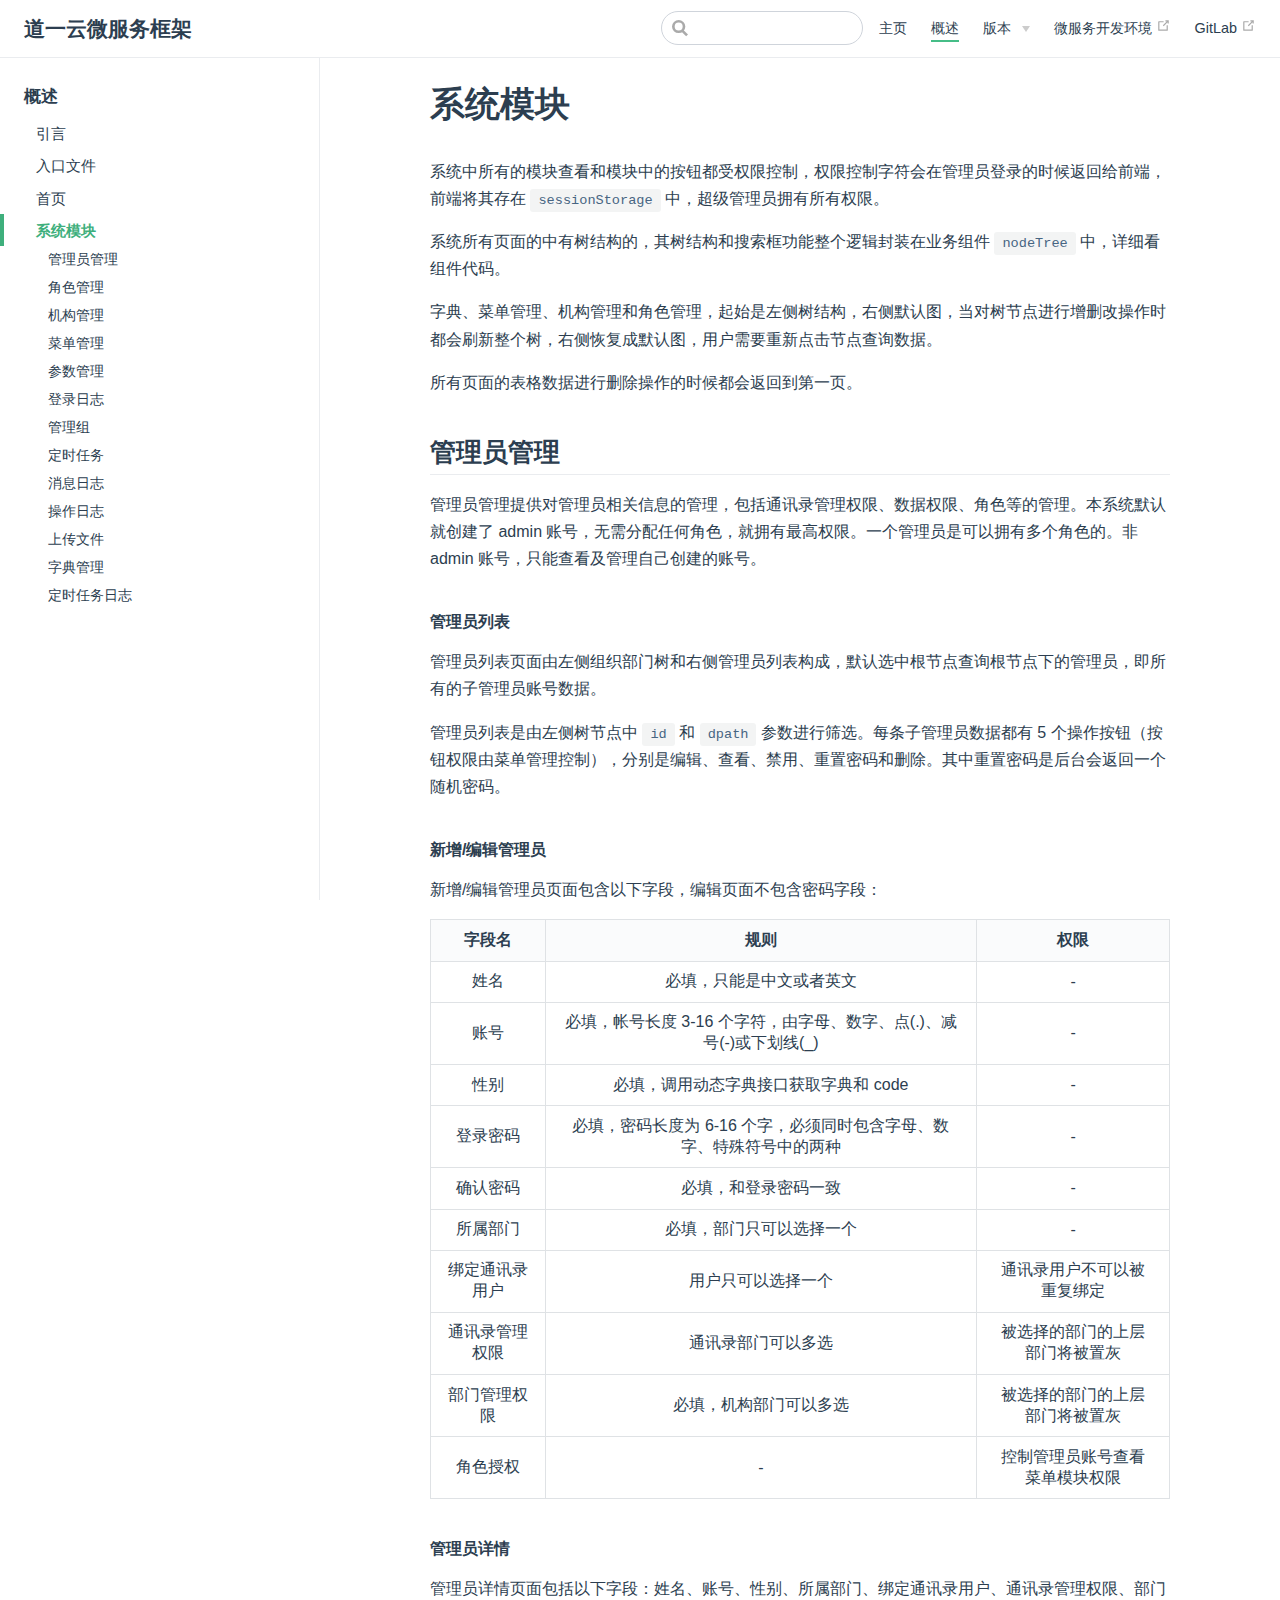
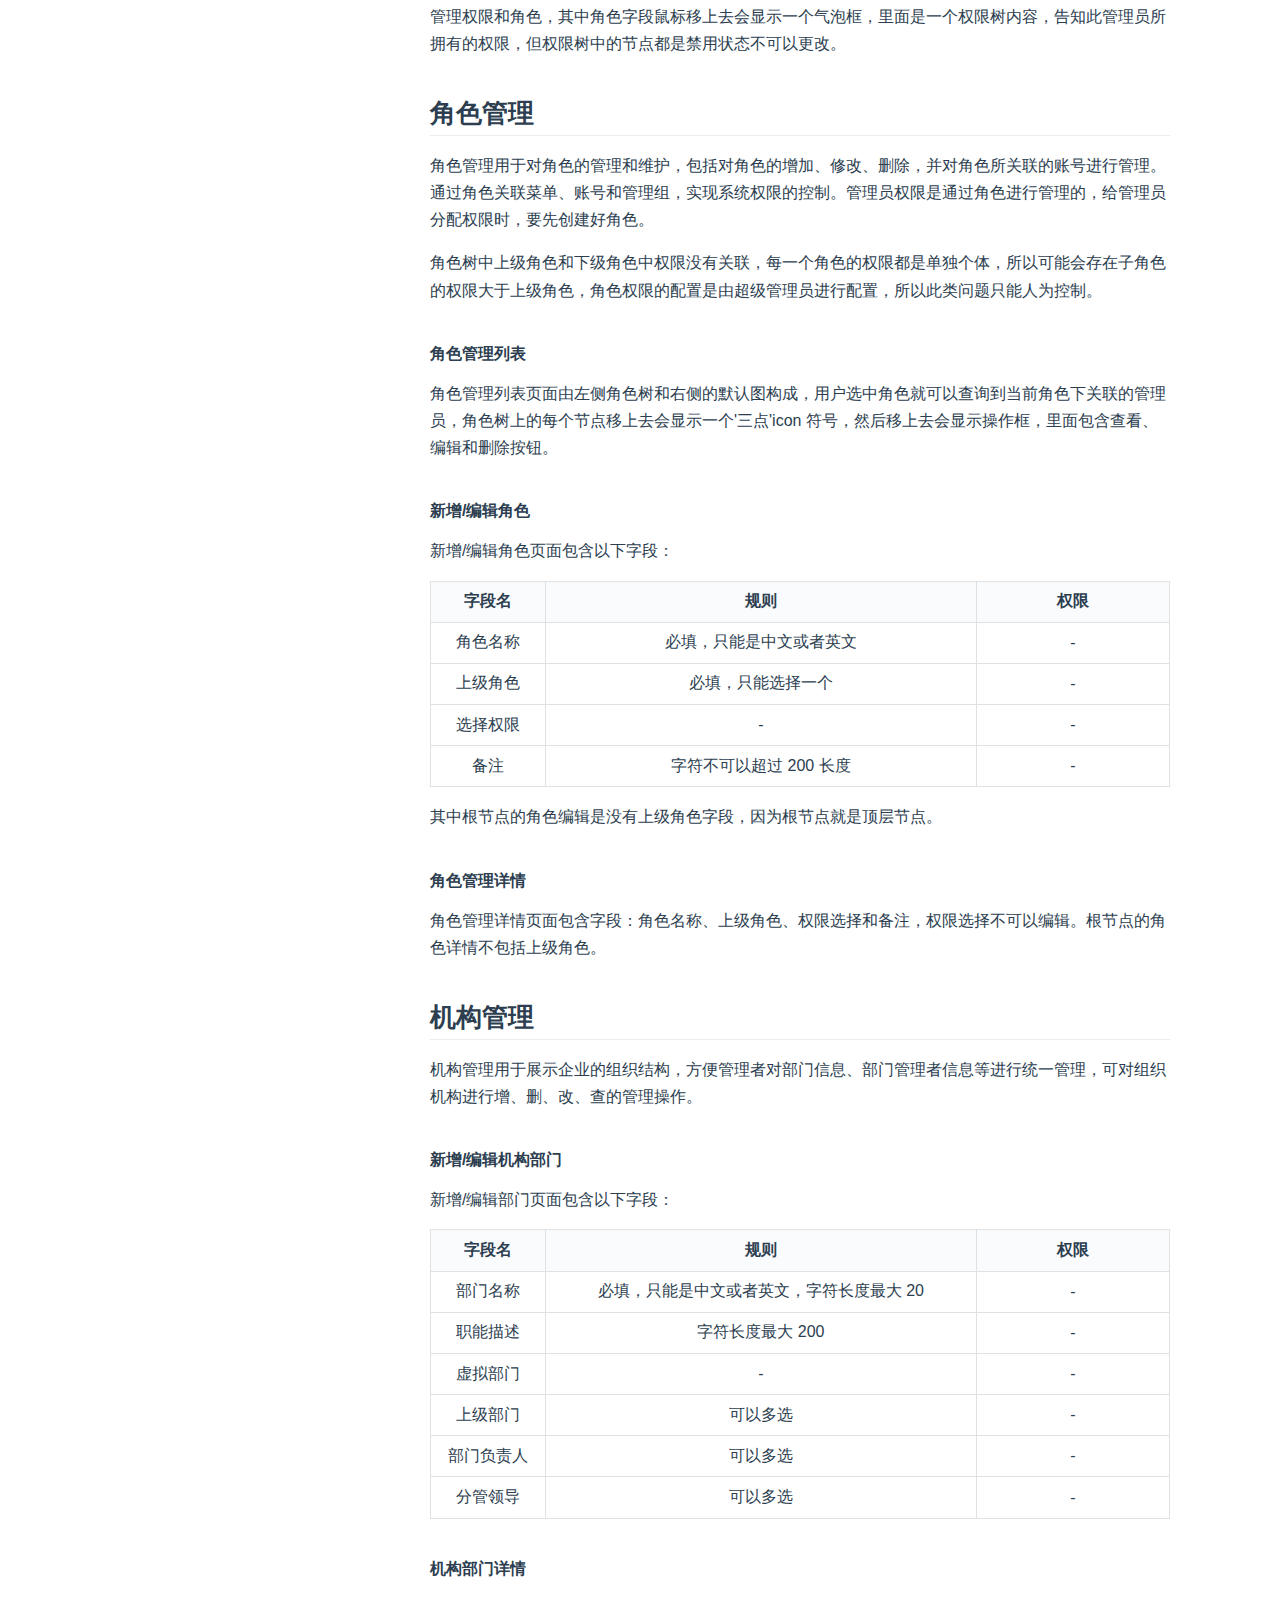
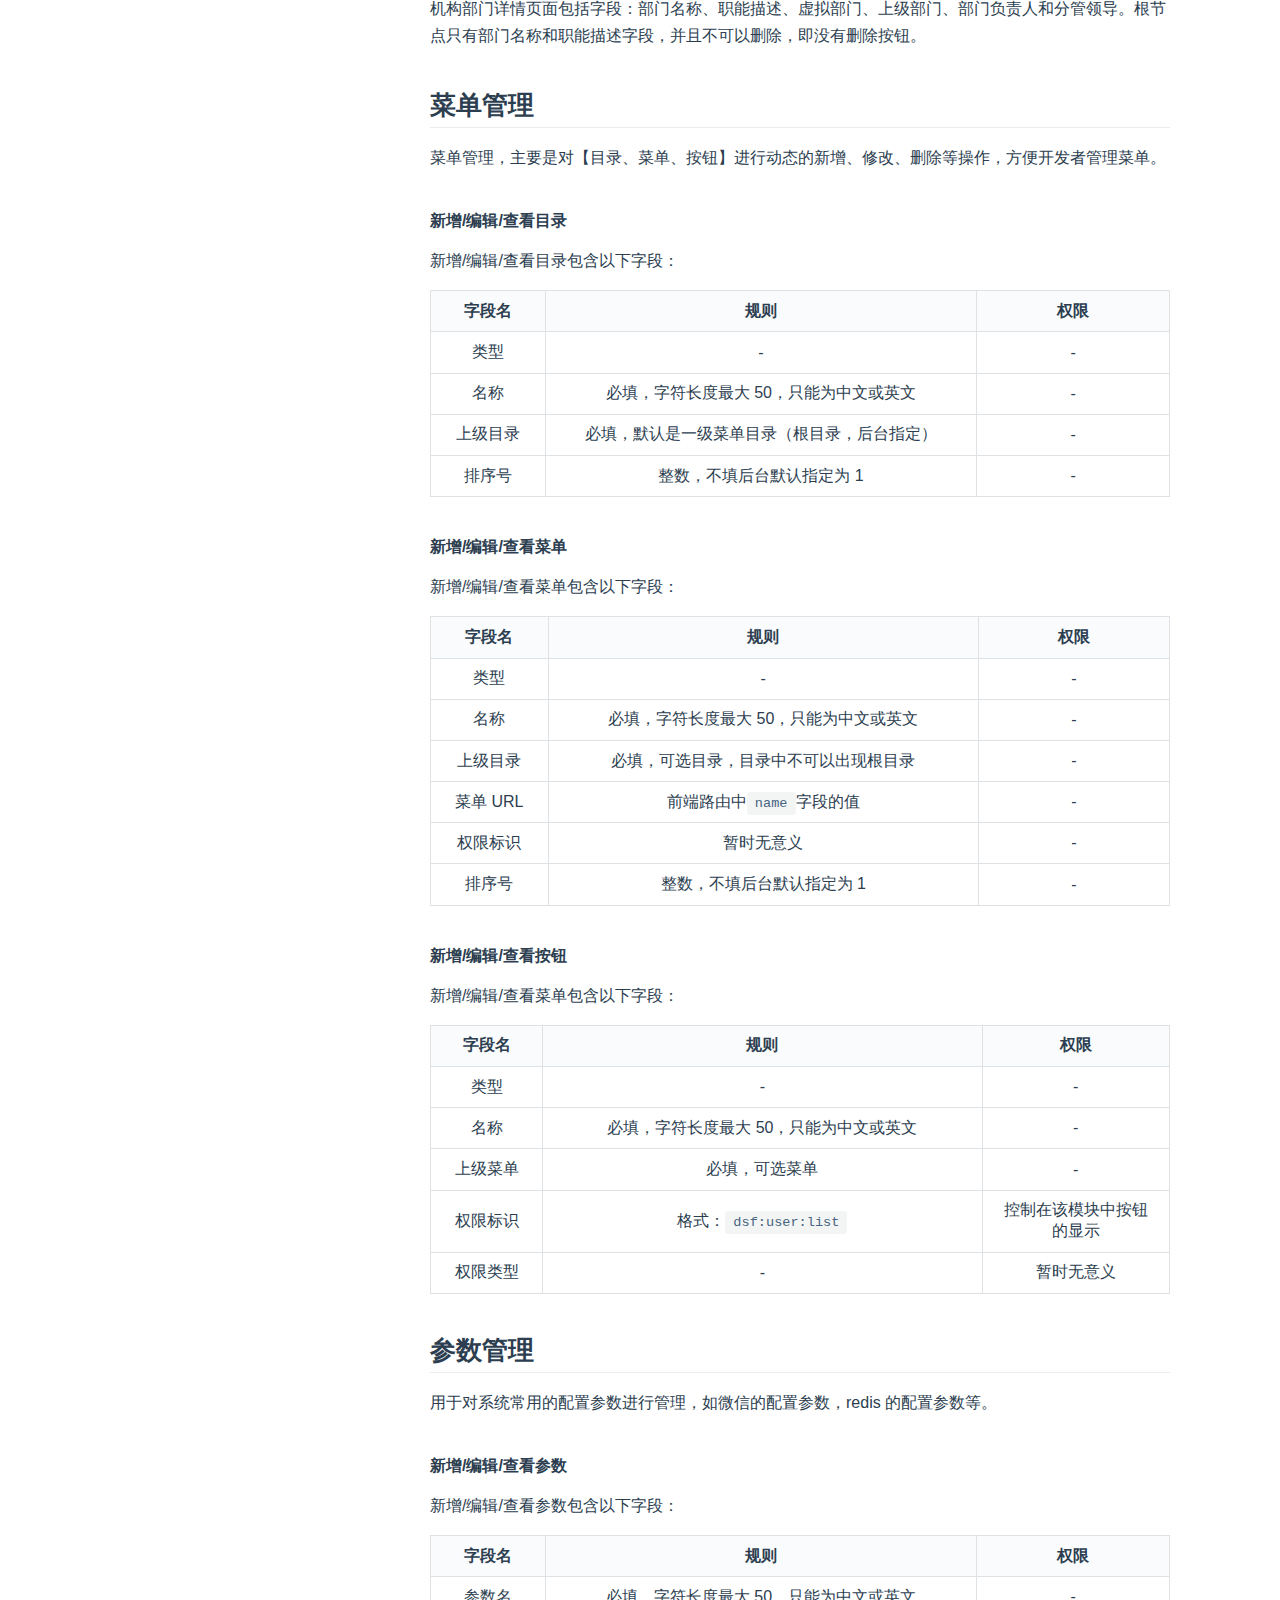
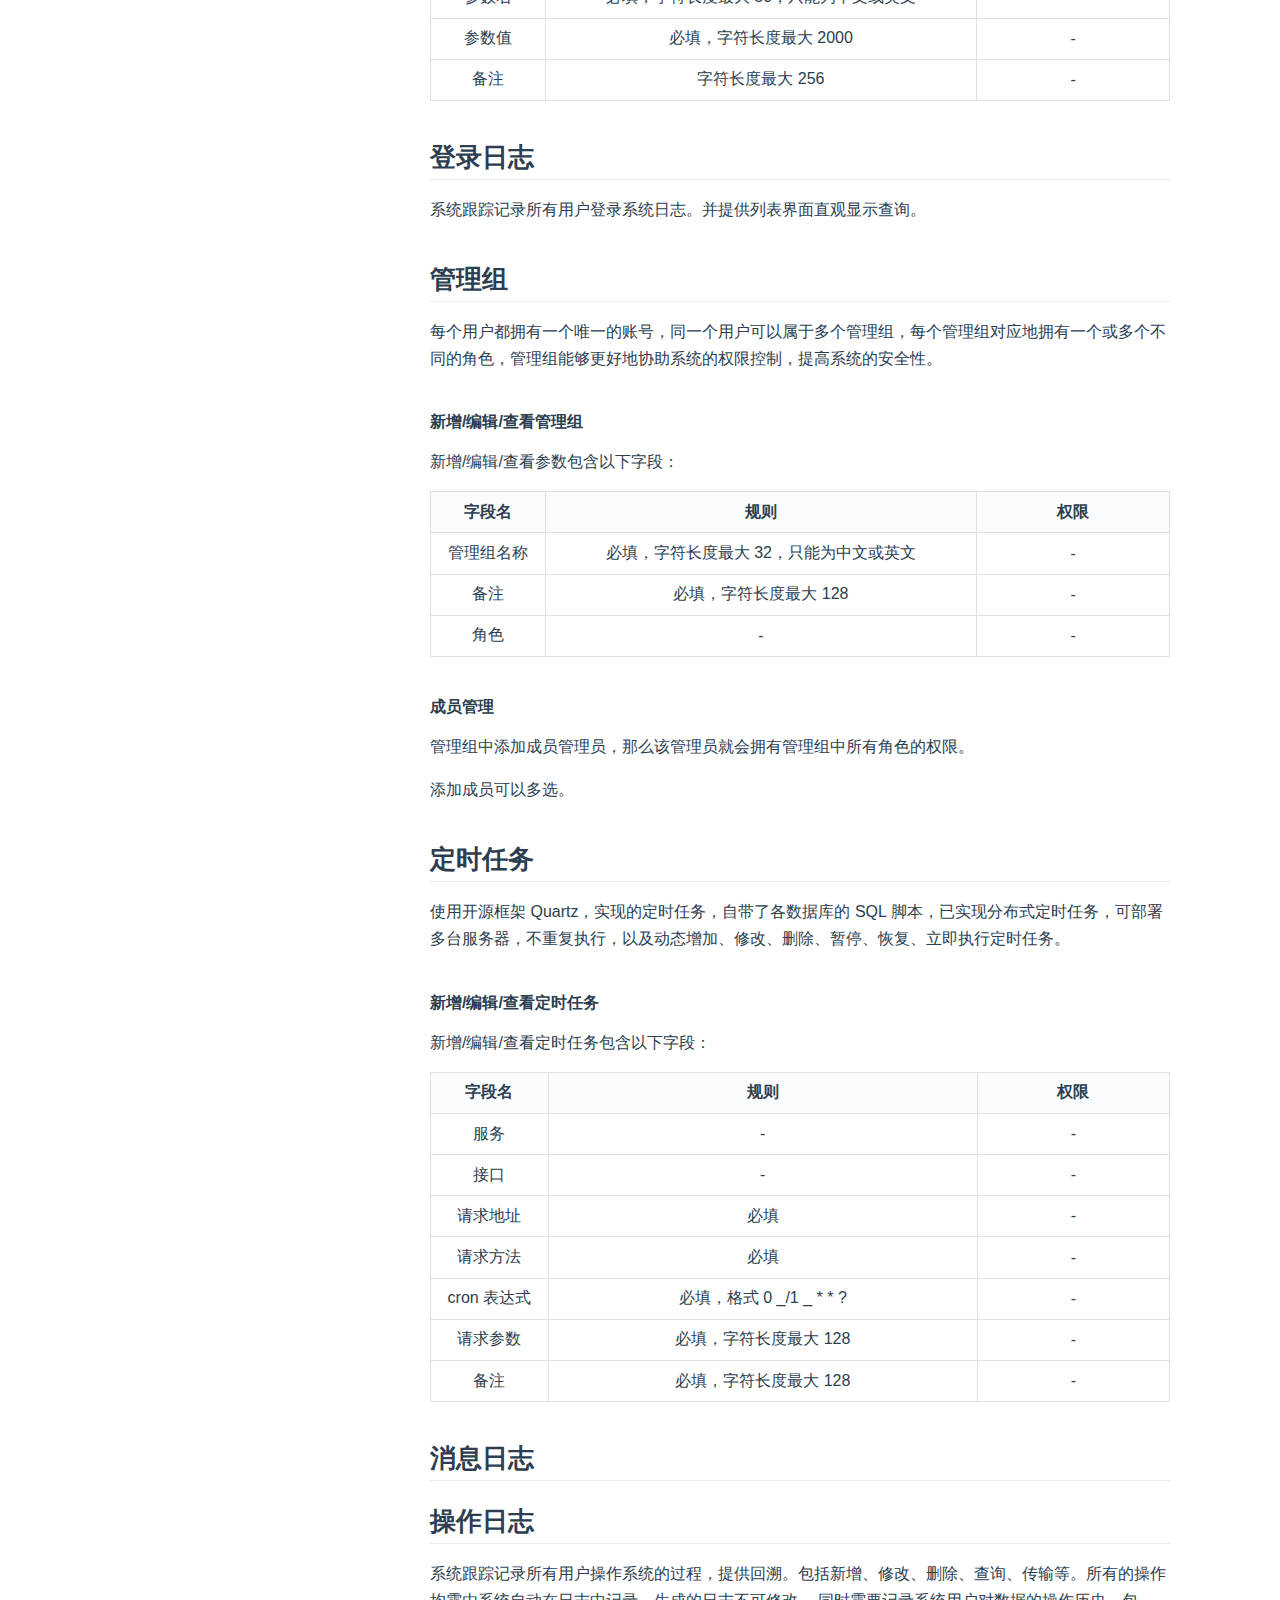
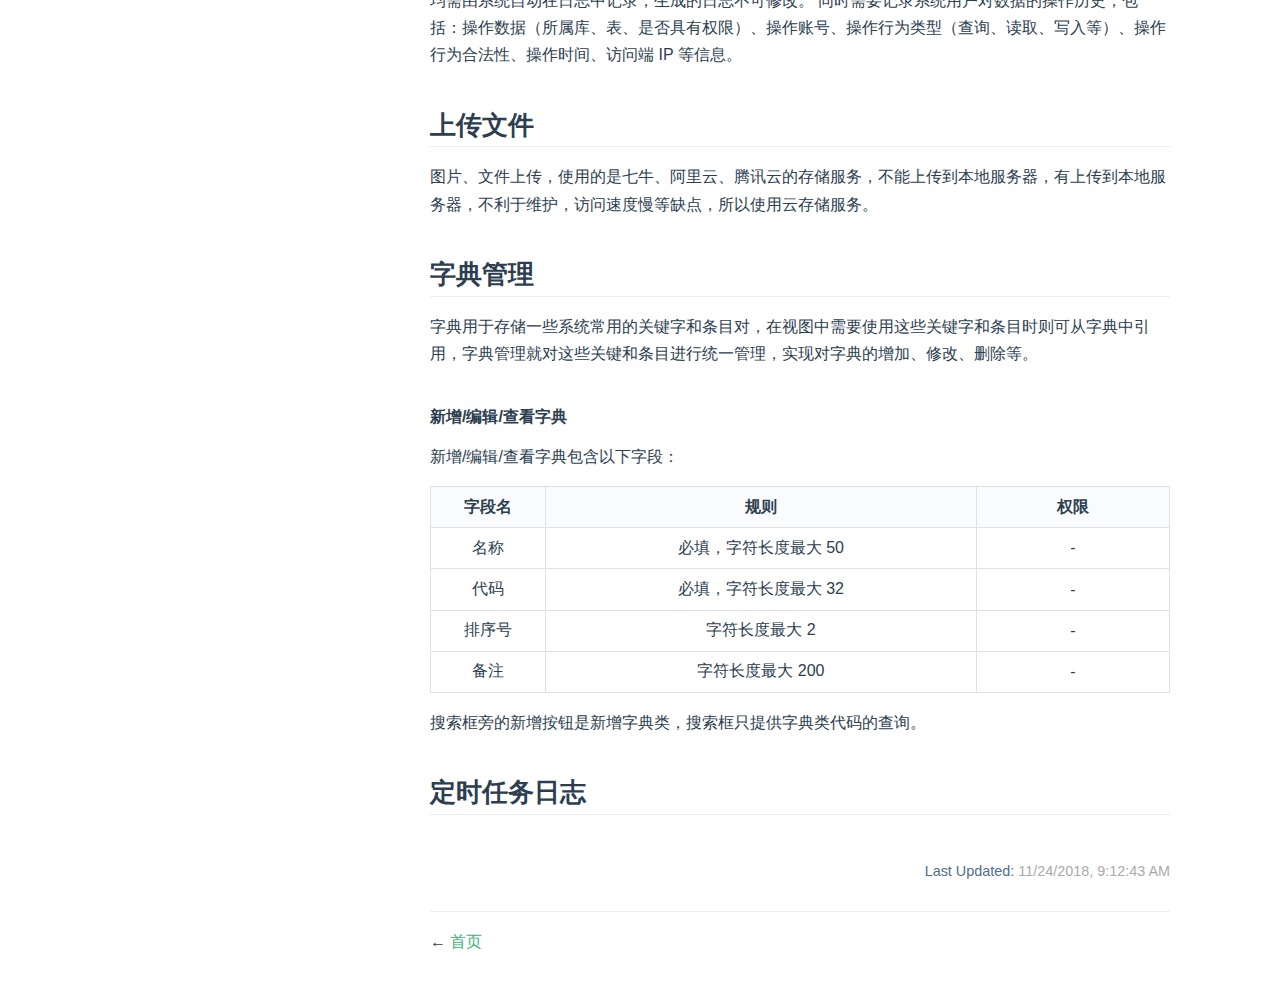
<file: guide/moudle.html>
<!DOCTYPE html>
<html lang="en-US">
  <head>
    <meta charset="utf-8">
    <meta name="viewport" content="width=device-width,initial-scale=1">
    <title>系统模块 | 道一云微服务框架</title>
    <meta name="description" content=" ">
    <link rel="icon" href="/logo.ico" type="image/x-icon">
    
    <link rel="preload" href="/assets/css/0.styles.3e63deb6.css" as="style"><link rel="preload" href="/assets/js/app.0d60aad5.js" as="script"><link rel="preload" href="/assets/js/4.05593ad1.js" as="script"><link rel="prefetch" href="/assets/js/2.e60112f0.js"><link rel="prefetch" href="/assets/js/3.3c546c1c.js"><link rel="prefetch" href="/assets/js/5.ce71cdb7.js"><link rel="prefetch" href="/assets/js/6.124a6f54.js"><link rel="prefetch" href="/assets/js/7.45ba759b.js"><link rel="prefetch" href="/assets/js/8.133c3e84.js"><link rel="prefetch" href="/assets/js/9.decabd1f.js">
    <link rel="stylesheet" href="/assets/css/0.styles.3e63deb6.css">
  </head>
  <body>
    <div id="app" data-server-rendered="true"><div class="theme-container"><header class="navbar"><div class="sidebar-button"><svg xmlns="http://www.w3.org/2000/svg" aria-hidden="true" role="img" viewBox="0 0 448 512" class="icon"><path fill="currentColor" d="M436 124H12c-6.627 0-12-5.373-12-12V80c0-6.627 5.373-12 12-12h424c6.627 0 12 5.373 12 12v32c0 6.627-5.373 12-12 12zm0 160H12c-6.627 0-12-5.373-12-12v-32c0-6.627 5.373-12 12-12h424c6.627 0 12 5.373 12 12v32c0 6.627-5.373 12-12 12zm0 160H12c-6.627 0-12-5.373-12-12v-32c0-6.627 5.373-12 12-12h424c6.627 0 12 5.373 12 12v32c0 6.627-5.373 12-12 12z"></path></svg></div> <a href="/" class="home-link router-link-active"><!----> <span class="site-name">道一云微服务框架</span></a> <div class="links" style="max-width:nullpx;"><div class="search-box"><input aria-label="Search" autocomplete="off" spellcheck="false" value=""> <!----></div> <nav class="nav-links can-hide"><div class="nav-item"><a href="/" class="nav-link">主页</a></div><div class="nav-item"><a href="/guide/" class="nav-link router-link-active">概述</a></div><div class="nav-item"><div class="dropdown-wrapper"><a class="dropdown-title"><span class="title">版本</span> <span class="arrow right"></span></a> <ul class="nav-dropdown" style="display:none;"><li class="dropdown-item"><!----> <a href="/guide/" class="nav-link router-link-active">v1.3</a></li></ul></div></div><div class="nav-item"><a href="http://web.dsf.dev.do1.work/#/" target="_blank" rel="noopener noreferrer" class="nav-link external">
  微服务开发环境
  <svg xmlns="http://www.w3.org/2000/svg" aria-hidden="true" x="0px" y="0px" viewBox="0 0 100 100" width="15" height="15" class="icon outbound"><path fill="currentColor" d="M18.8,85.1h56l0,0c2.2,0,4-1.8,4-4v-32h-8v28h-48v-48h28v-8h-32l0,0c-2.2,0-4,1.8-4,4v56C14.8,83.3,16.6,85.1,18.8,85.1z"></path> <polygon fill="currentColor" points="45.7,48.7 51.3,54.3 77.2,28.5 77.2,37.2 85.2,37.2 85.2,14.9 62.8,14.9 62.8,22.9 71.5,22.9"></polygon></svg></a></div><div class="nav-item"><a href="http://git.do1.com.cn/TeamWorkcode/do1cloud-vue/tree/develop" target="_blank" rel="noopener noreferrer" class="nav-link external">
  GitLab
  <svg xmlns="http://www.w3.org/2000/svg" aria-hidden="true" x="0px" y="0px" viewBox="0 0 100 100" width="15" height="15" class="icon outbound"><path fill="currentColor" d="M18.8,85.1h56l0,0c2.2,0,4-1.8,4-4v-32h-8v28h-48v-48h28v-8h-32l0,0c-2.2,0-4,1.8-4,4v56C14.8,83.3,16.6,85.1,18.8,85.1z"></path> <polygon fill="currentColor" points="45.7,48.7 51.3,54.3 77.2,28.5 77.2,37.2 85.2,37.2 85.2,14.9 62.8,14.9 62.8,22.9 71.5,22.9"></polygon></svg></a></div> <!----></nav></div></header> <div class="sidebar-mask"></div> <div class="sidebar"><nav class="nav-links"><div class="nav-item"><a href="/" class="nav-link">主页</a></div><div class="nav-item"><a href="/guide/" class="nav-link router-link-active">概述</a></div><div class="nav-item"><div class="dropdown-wrapper"><a class="dropdown-title"><span class="title">版本</span> <span class="arrow right"></span></a> <ul class="nav-dropdown" style="display:none;"><li class="dropdown-item"><!----> <a href="/guide/" class="nav-link router-link-active">v1.3</a></li></ul></div></div><div class="nav-item"><a href="http://web.dsf.dev.do1.work/#/" target="_blank" rel="noopener noreferrer" class="nav-link external">
  微服务开发环境
  <svg xmlns="http://www.w3.org/2000/svg" aria-hidden="true" x="0px" y="0px" viewBox="0 0 100 100" width="15" height="15" class="icon outbound"><path fill="currentColor" d="M18.8,85.1h56l0,0c2.2,0,4-1.8,4-4v-32h-8v28h-48v-48h28v-8h-32l0,0c-2.2,0-4,1.8-4,4v56C14.8,83.3,16.6,85.1,18.8,85.1z"></path> <polygon fill="currentColor" points="45.7,48.7 51.3,54.3 77.2,28.5 77.2,37.2 85.2,37.2 85.2,14.9 62.8,14.9 62.8,22.9 71.5,22.9"></polygon></svg></a></div><div class="nav-item"><a href="http://git.do1.com.cn/TeamWorkcode/do1cloud-vue/tree/develop" target="_blank" rel="noopener noreferrer" class="nav-link external">
  GitLab
  <svg xmlns="http://www.w3.org/2000/svg" aria-hidden="true" x="0px" y="0px" viewBox="0 0 100 100" width="15" height="15" class="icon outbound"><path fill="currentColor" d="M18.8,85.1h56l0,0c2.2,0,4-1.8,4-4v-32h-8v28h-48v-48h28v-8h-32l0,0c-2.2,0-4,1.8-4,4v56C14.8,83.3,16.6,85.1,18.8,85.1z"></path> <polygon fill="currentColor" points="45.7,48.7 51.3,54.3 77.2,28.5 77.2,37.2 85.2,37.2 85.2,14.9 62.8,14.9 62.8,22.9 71.5,22.9"></polygon></svg></a></div> <!----></nav>  <ul class="sidebar-links"><li><div class="sidebar-group first"><p class="sidebar-heading open"><span>概述</span> <!----></p> <ul class="sidebar-group-items"><li><a href="/guide/" class="sidebar-link">引言</a></li><li><a href="/guide/entryfile.html" class="sidebar-link">入口文件</a></li><li><a href="/guide/home.html" class="sidebar-link">首页</a></li><li><a href="/guide/moudle.html" class="active sidebar-link">系统模块</a><ul class="sidebar-sub-headers"><li class="sidebar-sub-header"><a href="/guide/moudle.html#管理员管理" class="sidebar-link">管理员管理</a></li><li class="sidebar-sub-header"><a href="/guide/moudle.html#角色管理" class="sidebar-link">角色管理</a></li><li class="sidebar-sub-header"><a href="/guide/moudle.html#机构管理" class="sidebar-link">机构管理</a></li><li class="sidebar-sub-header"><a href="/guide/moudle.html#菜单管理" class="sidebar-link">菜单管理</a></li><li class="sidebar-sub-header"><a href="/guide/moudle.html#参数管理" class="sidebar-link">参数管理</a></li><li class="sidebar-sub-header"><a href="/guide/moudle.html#登录日志" class="sidebar-link">登录日志</a></li><li class="sidebar-sub-header"><a href="/guide/moudle.html#管理组" class="sidebar-link">管理组</a></li><li class="sidebar-sub-header"><a href="/guide/moudle.html#定时任务" class="sidebar-link">定时任务</a></li><li class="sidebar-sub-header"><a href="/guide/moudle.html#消息日志" class="sidebar-link">消息日志</a></li><li class="sidebar-sub-header"><a href="/guide/moudle.html#操作日志" class="sidebar-link">操作日志</a></li><li class="sidebar-sub-header"><a href="/guide/moudle.html#上传文件" class="sidebar-link">上传文件</a></li><li class="sidebar-sub-header"><a href="/guide/moudle.html#字典管理" class="sidebar-link">字典管理</a></li><li class="sidebar-sub-header"><a href="/guide/moudle.html#定时任务日志" class="sidebar-link">定时任务日志</a></li></ul></li></ul></div></li></ul> </div> <div class="page"> <div class="content"><h1 id="系统模块"><a href="#系统模块" aria-hidden="true" class="header-anchor">#</a> 系统模块</h1> <p>系统中所有的模块查看和模块中的按钮都受权限控制，权限控制字符会在管理员登录的时候返回给前端，前端将其存在 <code>sessionStorage</code> 中，超级管理员拥有所有权限。</p> <p>系统所有页面的中有树结构的，其树结构和搜索框功能整个逻辑封装在业务组件 <code>nodeTree</code> 中，详细看组件代码。</p> <p>字典、菜单管理、机构管理和角色管理，起始是左侧树结构，右侧默认图，当对树节点进行增删改操作时都会刷新整个树，右侧恢复成默认图，用户需要重新点击节点查询数据。</p> <p>所有页面的表格数据进行删除操作的时候都会返回到第一页。</p> <h2 id="管理员管理"><a href="#管理员管理" aria-hidden="true" class="header-anchor">#</a> 管理员管理</h2> <p>管理员管理提供对管理员相关信息的管理，包括通讯录管理权限、数据权限、角色等的管理。本系统默认就创建了 admin 账号，无需分配任何角色，就拥有最高权限。一个管理员是可以拥有多个角色的。非 admin 账号，只能查看及管理自己创建的账号。</p> <h4 id="管理员列表"><a href="#管理员列表" aria-hidden="true" class="header-anchor">#</a> 管理员列表</h4> <p>管理员列表页面由左侧组织部门树和右侧管理员列表构成，默认选中根节点查询根节点下的管理员，即所有的子管理员账号数据。</p> <p>管理员列表是由左侧树节点中 <code>id</code> 和 <code>dpath</code> 参数进行筛选。每条子管理员数据都有 5 个操作按钮（按钮权限由菜单管理控制），分别是编辑、查看、禁用、重置密码和删除。其中重置密码是后台会返回一个随机密码。</p> <h4 id="新增-编辑管理员"><a href="#新增-编辑管理员" aria-hidden="true" class="header-anchor">#</a> 新增/编辑管理员</h4> <p>新增/编辑管理员页面包含以下字段，编辑页面不包含密码字段：</p> <table><thead><tr><th style="text-align:center">字段名</th> <th style="text-align:center">规则</th> <th style="text-align:center">权限</th></tr></thead> <tbody><tr><td style="text-align:center">姓名</td> <td style="text-align:center">必填，只能是中文或者英文</td> <td style="text-align:center">-</td></tr> <tr><td style="text-align:center">账号</td> <td style="text-align:center">必填，帐号长度 3-16 个字符，由字母、数字、点(.)、减号(-)或下划线(_)</td> <td style="text-align:center">-</td></tr> <tr><td style="text-align:center">性别</td> <td style="text-align:center">必填，调用动态字典接口获取字典和 code</td> <td style="text-align:center">-</td></tr> <tr><td style="text-align:center">登录密码</td> <td style="text-align:center">必填，密码长度为 6-16 个字，必须同时包含字母、数字、特殊符号中的两种</td> <td style="text-align:center">-</td></tr> <tr><td style="text-align:center">确认密码</td> <td style="text-align:center">必填，和登录密码一致</td> <td style="text-align:center">-</td></tr> <tr><td style="text-align:center">所属部门</td> <td style="text-align:center">必填，部门只可以选择一个</td> <td style="text-align:center">-</td></tr> <tr><td style="text-align:center">绑定通讯录用户</td> <td style="text-align:center">用户只可以选择一个</td> <td style="text-align:center">通讯录用户不可以被重复绑定</td></tr> <tr><td style="text-align:center">通讯录管理权限</td> <td style="text-align:center">通讯录部门可以多选</td> <td style="text-align:center">被选择的部门的上层部门将被置灰</td></tr> <tr><td style="text-align:center">部门管理权限</td> <td style="text-align:center">必填，机构部门可以多选</td> <td style="text-align:center">被选择的部门的上层部门将被置灰</td></tr> <tr><td style="text-align:center">角色授权</td> <td style="text-align:center">-</td> <td style="text-align:center">控制管理员账号查看菜单模块权限</td></tr></tbody></table> <h4 id="管理员详情"><a href="#管理员详情" aria-hidden="true" class="header-anchor">#</a> 管理员详情</h4> <p>管理员详情页面包括以下字段：姓名、账号、性别、所属部门、绑定通讯录用户、通讯录管理权限、部门管理权限和角色，其中角色字段鼠标移上去会显示一个气泡框，里面是一个权限树内容，告知此管理员所拥有的权限，但权限树中的节点都是禁用状态不可以更改。</p> <h2 id="角色管理"><a href="#角色管理" aria-hidden="true" class="header-anchor">#</a> 角色管理</h2> <p>角色管理用于对角色的管理和维护，包括对角色的增加、修改、删除，并对角色所关联的账号进行管理。通过角色关联菜单、账号和管理组，实现系统权限的控制。管理员权限是通过角色进行管理的，给管理员分配权限时，要先创建好角色。</p> <p>角色树中上级角色和下级角色中权限没有关联，每一个角色的权限都是单独个体，所以可能会存在子角色的权限大于上级角色，角色权限的配置是由超级管理员进行配置，所以此类问题只能人为控制。</p> <h4 id="角色管理列表"><a href="#角色管理列表" aria-hidden="true" class="header-anchor">#</a> 角色管理列表</h4> <p>角色管理列表页面由左侧角色树和右侧的默认图构成，用户选中角色就可以查询到当前角色下关联的管理员，角色树上的每个节点移上去会显示一个'三点'icon 符号，然后移上去会显示操作框，里面包含查看、编辑和删除按钮。</p> <h4 id="新增-编辑角色"><a href="#新增-编辑角色" aria-hidden="true" class="header-anchor">#</a> 新增/编辑角色</h4> <p>新增/编辑角色页面包含以下字段：</p> <table><thead><tr><th style="text-align:center">字段名</th> <th style="text-align:center">规则</th> <th style="text-align:center">权限</th></tr></thead> <tbody><tr><td style="text-align:center">角色名称</td> <td style="text-align:center">必填，只能是中文或者英文</td> <td style="text-align:center">-</td></tr> <tr><td style="text-align:center">上级角色</td> <td style="text-align:center">必填，只能选择一个</td> <td style="text-align:center">-</td></tr> <tr><td style="text-align:center">选择权限</td> <td style="text-align:center">-</td> <td style="text-align:center">-</td></tr> <tr><td style="text-align:center">备注</td> <td style="text-align:center">字符不可以超过 200 长度</td> <td style="text-align:center">-</td></tr></tbody></table> <p>其中根节点的角色编辑是没有上级角色字段，因为根节点就是顶层节点。</p> <h4 id="角色管理详情"><a href="#角色管理详情" aria-hidden="true" class="header-anchor">#</a> 角色管理详情</h4> <p>角色管理详情页面包含字段：角色名称、上级角色、权限选择和备注，权限选择不可以编辑。根节点的角色详情不包括上级角色。</p> <h2 id="机构管理"><a href="#机构管理" aria-hidden="true" class="header-anchor">#</a> 机构管理</h2> <p>机构管理用于展示企业的组织结构，方便管理者对部门信息、部门管理者信息等进行统一管理，可对组织机构进行增、删、改、查的管理操作。</p> <h4 id="新增-编辑机构部门"><a href="#新增-编辑机构部门" aria-hidden="true" class="header-anchor">#</a> 新增/编辑机构部门</h4> <p>新增/编辑部门页面包含以下字段：</p> <table><thead><tr><th style="text-align:center">字段名</th> <th style="text-align:center">规则</th> <th style="text-align:center">权限</th></tr></thead> <tbody><tr><td style="text-align:center">部门名称</td> <td style="text-align:center">必填，只能是中文或者英文，字符长度最大 20</td> <td style="text-align:center">-</td></tr> <tr><td style="text-align:center">职能描述</td> <td style="text-align:center">字符长度最大 200</td> <td style="text-align:center">-</td></tr> <tr><td style="text-align:center">虚拟部门</td> <td style="text-align:center">-</td> <td style="text-align:center">-</td></tr> <tr><td style="text-align:center">上级部门</td> <td style="text-align:center">可以多选</td> <td style="text-align:center">-</td></tr> <tr><td style="text-align:center">部门负责人</td> <td style="text-align:center">可以多选</td> <td style="text-align:center">-</td></tr> <tr><td style="text-align:center">分管领导</td> <td style="text-align:center">可以多选</td> <td style="text-align:center">-</td></tr></tbody></table> <h4 id="机构部门详情"><a href="#机构部门详情" aria-hidden="true" class="header-anchor">#</a> 机构部门详情</h4> <p>机构部门详情页面包括字段：部门名称、职能描述、虚拟部门、上级部门、部门负责人和分管领导。根节点只有部门名称和职能描述字段，并且不可以删除，即没有删除按钮。</p> <h2 id="菜单管理"><a href="#菜单管理" aria-hidden="true" class="header-anchor">#</a> 菜单管理</h2> <p>菜单管理，主要是对【目录、菜单、按钮】进行动态的新增、修改、删除等操作，方便开发者管理菜单。</p> <h4 id="新增-编辑-查看目录"><a href="#新增-编辑-查看目录" aria-hidden="true" class="header-anchor">#</a> 新增/编辑/查看目录</h4> <p>新增/编辑/查看目录包含以下字段：</p> <table><thead><tr><th style="text-align:center">字段名</th> <th style="text-align:center">规则</th> <th style="text-align:center">权限</th></tr></thead> <tbody><tr><td style="text-align:center">类型</td> <td style="text-align:center">-</td> <td style="text-align:center">-</td></tr> <tr><td style="text-align:center">名称</td> <td style="text-align:center">必填，字符长度最大 50，只能为中文或英文</td> <td style="text-align:center">-</td></tr> <tr><td style="text-align:center">上级目录</td> <td style="text-align:center">必填，默认是一级菜单目录（根目录，后台指定）</td> <td style="text-align:center">-</td></tr> <tr><td style="text-align:center">排序号</td> <td style="text-align:center">整数，不填后台默认指定为 1</td> <td style="text-align:center">-</td></tr></tbody></table> <h4 id="新增-编辑-查看菜单"><a href="#新增-编辑-查看菜单" aria-hidden="true" class="header-anchor">#</a> 新增/编辑/查看菜单</h4> <p>新增/编辑/查看菜单包含以下字段：</p> <table><thead><tr><th style="text-align:center">字段名</th> <th style="text-align:center">规则</th> <th style="text-align:center">权限</th></tr></thead> <tbody><tr><td style="text-align:center">类型</td> <td style="text-align:center">-</td> <td style="text-align:center">-</td></tr> <tr><td style="text-align:center">名称</td> <td style="text-align:center">必填，字符长度最大 50，只能为中文或英文</td> <td style="text-align:center">-</td></tr> <tr><td style="text-align:center">上级目录</td> <td style="text-align:center">必填，可选目录，目录中不可以出现根目录</td> <td style="text-align:center">-</td></tr> <tr><td style="text-align:center">菜单 URL</td> <td style="text-align:center">前端路由中<code>name</code>字段的值</td> <td style="text-align:center">-</td></tr> <tr><td style="text-align:center">权限标识</td> <td style="text-align:center">暂时无意义</td> <td style="text-align:center">-</td></tr> <tr><td style="text-align:center">排序号</td> <td style="text-align:center">整数，不填后台默认指定为 1</td> <td style="text-align:center">-</td></tr></tbody></table> <h4 id="新增-编辑-查看按钮"><a href="#新增-编辑-查看按钮" aria-hidden="true" class="header-anchor">#</a> 新增/编辑/查看按钮</h4> <p>新增/编辑/查看菜单包含以下字段：</p> <table><thead><tr><th style="text-align:center">字段名</th> <th style="text-align:center">规则</th> <th style="text-align:center">权限</th></tr></thead> <tbody><tr><td style="text-align:center">类型</td> <td style="text-align:center">-</td> <td style="text-align:center">-</td></tr> <tr><td style="text-align:center">名称</td> <td style="text-align:center">必填，字符长度最大 50，只能为中文或英文</td> <td style="text-align:center">-</td></tr> <tr><td style="text-align:center">上级菜单</td> <td style="text-align:center">必填，可选菜单</td> <td style="text-align:center">-</td></tr> <tr><td style="text-align:center">权限标识</td> <td style="text-align:center">格式：<code>dsf:user:list</code></td> <td style="text-align:center">控制在该模块中按钮的显示</td></tr> <tr><td style="text-align:center">权限类型</td> <td style="text-align:center">-</td> <td style="text-align:center">暂时无意义</td></tr></tbody></table> <h2 id="参数管理"><a href="#参数管理" aria-hidden="true" class="header-anchor">#</a> 参数管理</h2> <p>用于对系统常用的配置参数进行管理，如微信的配置参数，redis 的配置参数等。</p> <h4 id="新增-编辑-查看参数"><a href="#新增-编辑-查看参数" aria-hidden="true" class="header-anchor">#</a> 新增/编辑/查看参数</h4> <p>新增/编辑/查看参数包含以下字段：</p> <table><thead><tr><th style="text-align:center">字段名</th> <th style="text-align:center">规则</th> <th style="text-align:center">权限</th></tr></thead> <tbody><tr><td style="text-align:center">参数名</td> <td style="text-align:center">必填，字符长度最大 50，只能为中文或英文</td> <td style="text-align:center">-</td></tr> <tr><td style="text-align:center">参数值</td> <td style="text-align:center">必填，字符长度最大 2000</td> <td style="text-align:center">-</td></tr> <tr><td style="text-align:center">备注</td> <td style="text-align:center">字符长度最大 256</td> <td style="text-align:center">-</td></tr></tbody></table> <h2 id="登录日志"><a href="#登录日志" aria-hidden="true" class="header-anchor">#</a> 登录日志</h2> <p>系统跟踪记录所有用户登录系统日志。并提供列表界面直观显示查询。</p> <h2 id="管理组"><a href="#管理组" aria-hidden="true" class="header-anchor">#</a> 管理组</h2> <p>每个用户都拥有一个唯一的账号，同一个用户可以属于多个管理组，每个管理组对应地拥有一个或多个不同的角色，管理组能够更好地协助系统的权限控制，提高系统的安全性。</p> <h4 id="新增-编辑-查看管理组"><a href="#新增-编辑-查看管理组" aria-hidden="true" class="header-anchor">#</a> 新增/编辑/查看管理组</h4> <p>新增/编辑/查看参数包含以下字段：</p> <table><thead><tr><th style="text-align:center">字段名</th> <th style="text-align:center">规则</th> <th style="text-align:center">权限</th></tr></thead> <tbody><tr><td style="text-align:center">管理组名称</td> <td style="text-align:center">必填，字符长度最大 32，只能为中文或英文</td> <td style="text-align:center">-</td></tr> <tr><td style="text-align:center">备注</td> <td style="text-align:center">必填，字符长度最大 128</td> <td style="text-align:center">-</td></tr> <tr><td style="text-align:center">角色</td> <td style="text-align:center">-</td> <td style="text-align:center">-</td></tr></tbody></table> <h4 id="成员管理"><a href="#成员管理" aria-hidden="true" class="header-anchor">#</a> 成员管理</h4> <p>管理组中添加成员管理员，那么该管理员就会拥有管理组中所有角色的权限。</p> <p>添加成员可以多选。</p> <h2 id="定时任务"><a href="#定时任务" aria-hidden="true" class="header-anchor">#</a> 定时任务</h2> <p>使用开源框架 Quartz，实现的定时任务，自带了各数据库的 SQL 脚本，已实现分布式定时任务，可部署多台服务器，不重复执行，以及动态增加、修改、删除、暂停、恢复、立即执行定时任务。</p> <h4 id="新增-编辑-查看定时任务"><a href="#新增-编辑-查看定时任务" aria-hidden="true" class="header-anchor">#</a> 新增/编辑/查看定时任务</h4> <p>新增/编辑/查看定时任务包含以下字段：</p> <table><thead><tr><th style="text-align:center">字段名</th> <th style="text-align:center">规则</th> <th style="text-align:center">权限</th></tr></thead> <tbody><tr><td style="text-align:center">服务</td> <td style="text-align:center">-</td> <td style="text-align:center">-</td></tr> <tr><td style="text-align:center">接口</td> <td style="text-align:center">-</td> <td style="text-align:center">-</td></tr> <tr><td style="text-align:center">请求地址</td> <td style="text-align:center">必填</td> <td style="text-align:center">-</td></tr> <tr><td style="text-align:center">请求方法</td> <td style="text-align:center">必填</td> <td style="text-align:center">-</td></tr> <tr><td style="text-align:center">cron 表达式</td> <td style="text-align:center">必填，格式 0 _/1 _ * * ?</td> <td style="text-align:center">-</td></tr> <tr><td style="text-align:center">请求参数</td> <td style="text-align:center">必填，字符长度最大 128</td> <td style="text-align:center">-</td></tr> <tr><td style="text-align:center">备注</td> <td style="text-align:center">必填，字符长度最大 128</td> <td style="text-align:center">-</td></tr></tbody></table> <h2 id="消息日志"><a href="#消息日志" aria-hidden="true" class="header-anchor">#</a> 消息日志</h2> <h2 id="操作日志"><a href="#操作日志" aria-hidden="true" class="header-anchor">#</a> 操作日志</h2> <p>系统跟踪记录所有用户操作系统的过程，提供回溯。包括新增、修改、删除、查询、传输等。所有的操作均需由系统自动在日志中记录，生成的日志不可修改。 同时需要记录系统用户对数据的操作历史，包括：操作数据（所属库、表、是否具有权限）、操作账号、操作行为类型（查询、读取、写入等）、操作行为合法性、操作时间、访问端 IP 等信息。</p> <h2 id="上传文件"><a href="#上传文件" aria-hidden="true" class="header-anchor">#</a> 上传文件</h2> <p>图片、文件上传，使用的是七牛、阿里云、腾讯云的存储服务，不能上传到本地服务器，有上传到本地服务器，不利于维护，访问速度慢等缺点，所以使用云存储服务。</p> <h2 id="字典管理"><a href="#字典管理" aria-hidden="true" class="header-anchor">#</a> 字典管理</h2> <p>字典用于存储一些系统常用的关键字和条目对，在视图中需要使用这些关键字和条目时则可从字典中引用，字典管理就对这些关键和条目进行统一管理，实现对字典的增加、修改、删除等。</p> <h4 id="新增-编辑-查看字典"><a href="#新增-编辑-查看字典" aria-hidden="true" class="header-anchor">#</a> 新增/编辑/查看字典</h4> <p>新增/编辑/查看字典包含以下字段：</p> <table><thead><tr><th style="text-align:center">字段名</th> <th style="text-align:center">规则</th> <th style="text-align:center">权限</th></tr></thead> <tbody><tr><td style="text-align:center">名称</td> <td style="text-align:center">必填，字符长度最大 50</td> <td style="text-align:center">-</td></tr> <tr><td style="text-align:center">代码</td> <td style="text-align:center">必填，字符长度最大 32</td> <td style="text-align:center">-</td></tr> <tr><td style="text-align:center">排序号</td> <td style="text-align:center">字符长度最大 2</td> <td style="text-align:center">-</td></tr> <tr><td style="text-align:center">备注</td> <td style="text-align:center">字符长度最大 200</td> <td style="text-align:center">-</td></tr></tbody></table> <p>搜索框旁的新增按钮是新增字典类，搜索框只提供字典类代码的查询。</p> <h2 id="定时任务日志"><a href="#定时任务日志" aria-hidden="true" class="header-anchor">#</a> 定时任务日志</h2></div> <div class="page-edit"><!----> <div class="last-updated"><span class="prefix">Last Updated: </span> <span class="time">11/24/2018, 5:12:43 PM</span></div></div> <div class="page-nav"><p class="inner"><span class="prev">
        ←
        <a href="/guide/home.html" class="prev">
          首页
        </a></span> <!----></p></div> </div> <!----></div></div>
    <script src="/assets/js/4.05593ad1.js" defer></script><script src="/assets/js/app.0d60aad5.js" defer></script>
  </body>
</html>
</file>
<file: assets/css/0.styles.3e63deb6.css>
.home{padding:3.6rem 2rem 0;max-width:960px;margin:0 auto}.home .hero{text-align:center}.home .hero img{max-height:280px;display:block;margin:3rem auto 1.5rem}.home .hero h1{font-size:3rem}.home .hero .action,.home .hero .description,.home .hero h1{margin:1.8rem auto}.home .hero .description{max-width:35rem;font-size:1.6rem;line-height:1.3;color:#6a8bad}.home .hero .action-button{display:inline-block;font-size:1.2rem;color:#fff;background-color:#3eaf7c;padding:.8rem 1.6rem;border-radius:4px;transition:background-color .1s ease;box-sizing:border-box;border-bottom:1px solid #389d70}.home .hero .action-button:hover{background-color:#4abf8a}.home .features{border-top:1px solid #eaecef;padding:1.2rem 0;margin-top:2.5rem;display:flex;flex-wrap:wrap;align-items:flex-start;align-content:stretch;justify-content:space-between}.home .feature{flex-grow:1;flex-basis:30%;max-width:30%}.home .feature h2{font-size:1.4rem;font-weight:500;border-bottom:none;padding-bottom:0;color:#3a5169}.home .feature p{color:#4e6e8e}.home .footer{padding:2.5rem;border-top:1px solid #eaecef;text-align:center;color:#4e6e8e}@media (max-width:719px){.home .features{flex-direction:column}.home .feature{max-width:100%;padding:0 2.5rem}}@media (max-width:419px){.home{padding-left:1.5rem;padding-right:1.5rem}.home .hero img{max-height:210px;margin:2rem auto 1.2rem}.home .hero h1{font-size:2rem}.home .hero .action,.home .hero .description,.home .hero h1{margin:1.2rem auto}.home .hero .description{font-size:1.2rem}.home .hero .action-button{font-size:1rem;padding:.6rem 1.2rem}.home .feature h2{font-size:1.25rem}}table th:nth-of-type(2),table th:nth-of-type(3){width:200px}.search-box{display:inline-block;position:relative;margin-right:1rem}.search-box input{cursor:text;width:10rem;color:#4e6e8e;display:inline-block;border:1px solid #cfd4db;border-radius:2rem;font-size:.9rem;line-height:2rem;padding:0 .5rem 0 2rem;outline:none;transition:all .2s ease;background:#fff url(/assets/img/search.83621669.svg) .6rem .5rem no-repeat;background-size:1rem}.search-box input:focus{cursor:auto;border-color:#3eaf7c}.search-box .suggestions{background:#fff;width:20rem;position:absolute;top:1.5rem;border:1px solid #cfd4db;border-radius:6px;padding:.4rem;list-style-type:none}.search-box .suggestions.align-right{right:0}.search-box .suggestion{line-height:1.4;padding:.4rem .6rem;border-radius:4px;cursor:pointer}.search-box .suggestion a{white-space:normal;color:#5d82a6}.search-box .suggestion a .page-title{font-weight:600}.search-box .suggestion a .header{font-size:.9em;margin-left:.25em}.search-box .suggestion.focused{background-color:#f3f4f5}.search-box .suggestion.focused a{color:#3eaf7c}@media (max-width:959px){.search-box input{cursor:pointer;width:0;border-color:transparent;position:relative}.search-box input:focus{cursor:text;left:0;width:10rem}}@media (max-width:959px) and (min-width:719px){.search-box .suggestions{left:0}}@media (max-width:719px){.search-box{margin-right:0}.search-box input{left:1rem}.search-box .suggestions{right:0}}@media (max-width:419px){.search-box .suggestions{width:calc(100vw - 4rem)}.search-box input:focus{width:8rem}}.dropdown-enter,.dropdown-leave-to{height:0!important}.dropdown-wrapper{cursor:pointer}.dropdown-wrapper .dropdown-title{display:block}.dropdown-wrapper .dropdown-title:hover{border-color:transparent}.dropdown-wrapper .dropdown-title .arrow{vertical-align:middle;margin-top:-1px;margin-left:.4rem}.dropdown-wrapper .nav-dropdown .dropdown-item{color:inherit;line-height:1.7rem}.dropdown-wrapper .nav-dropdown .dropdown-item h4{margin:.45rem 0 0;border-top:1px solid #eee;padding:.45rem 1.5rem 0 1.25rem}.dropdown-wrapper .nav-dropdown .dropdown-item .dropdown-subitem-wrapper{padding:0;list-style:none}.dropdown-wrapper .nav-dropdown .dropdown-item .dropdown-subitem-wrapper .dropdown-subitem{font-size:.9em}.dropdown-wrapper .nav-dropdown .dropdown-item a{display:block;line-height:1.7rem;position:relative;border-bottom:none;font-weight:400;margin-bottom:0;padding:0 1.5rem 0 1.25rem}.dropdown-wrapper .nav-dropdown .dropdown-item a.router-link-active,.dropdown-wrapper .nav-dropdown .dropdown-item a:hover{color:#3eaf7c}.dropdown-wrapper .nav-dropdown .dropdown-item a.router-link-active:after{content:"";width:0;height:0;border-left:5px solid #3eaf7c;border-top:3px solid transparent;border-bottom:3px solid transparent;position:absolute;top:calc(50% - 2px);left:9px}.dropdown-wrapper .nav-dropdown .dropdown-item:first-child h4{margin-top:0;padding-top:0;border-top:0}@media (max-width:719px){.dropdown-wrapper.open .dropdown-title{margin-bottom:.5rem}.dropdown-wrapper .nav-dropdown{transition:height .1s ease-out;overflow:hidden}.dropdown-wrapper .nav-dropdown .dropdown-item h4{border-top:0;margin-top:0;padding-top:0}.dropdown-wrapper .nav-dropdown .dropdown-item>a,.dropdown-wrapper .nav-dropdown .dropdown-item h4{font-size:15px;line-height:2rem}.dropdown-wrapper .nav-dropdown .dropdown-item .dropdown-subitem{font-size:14px;padding-left:1rem}}@media (min-width:719px){.dropdown-wrapper{height:1.8rem}.dropdown-wrapper:hover .nav-dropdown{display:block!important}.dropdown-wrapper .dropdown-title .arrow{border-left:4px solid transparent;border-right:4px solid transparent;border-top:6px solid #ccc;border-bottom:0}.dropdown-wrapper .nav-dropdown{display:none;height:auto!important;box-sizing:border-box;max-height:calc(100vh - 2.7rem);overflow-y:auto;position:absolute;top:100%;right:0;background-color:#fff;padding:.6rem 0;border:1px solid #ddd;border-bottom-color:#ccc;text-align:left;border-radius:.25rem;white-space:nowrap;margin:0}}.nav-links{display:inline-block}.nav-links a{line-height:1.4rem;color:inherit}.nav-links a.router-link-active,.nav-links a:hover{color:#3eaf7c}.nav-links .nav-item{position:relative;display:inline-block;margin-left:1.5rem;line-height:2rem}.nav-links .nav-item:first-child{margin-left:0}.nav-links .repo-link{margin-left:1.5rem}@media (max-width:719px){.nav-links .nav-item,.nav-links .repo-link{margin-left:0}}@media (min-width:719px){.nav-links a.router-link-active,.nav-links a:hover{color:#2c3e50}.nav-item>a:not(.external).router-link-active,.nav-item>a:not(.external):hover{margin-bottom:-2px;border-bottom:2px solid #46bd87}}.navbar{padding:.7rem 1.5rem;line-height:2.2rem;position:relative}.navbar a,.navbar img,.navbar span{display:inline-block}.navbar .logo{height:2.2rem;min-width:2.2rem;margin-right:.8rem;vertical-align:top}.navbar .site-name{font-size:1.3rem;font-weight:600;color:#2c3e50;position:relative}.navbar .links{padding-left:1.5rem;box-sizing:border-box;background-color:#fff;white-space:nowrap;font-size:.9rem;position:absolute;right:1.5rem;top:.7rem;display:flex}.navbar .links .search-box{flex:0 0 auto;vertical-align:top}.navbar .links .nav-links{flex:1}@media (max-width:719px){.navbar{padding-left:4rem}.navbar .can-hide{display:none}.navbar .links{padding-left:1.5rem}}.page-edit,.page-nav{max-width:740px;margin:0 auto;padding:2rem 2.5rem}@media (max-width:959px){.page-edit,.page-nav{padding:2rem}}@media (max-width:419px){.page-edit,.page-nav{padding:1.5rem}}.page{padding-bottom:2rem}.page-edit{padding-top:1rem;padding-bottom:1rem;overflow:auto}.page-edit .edit-link{display:inline-block}.page-edit .edit-link a{color:#4e6e8e;margin-right:.25rem}.page-edit .last-updated{float:right;font-size:.9em}.page-edit .last-updated .prefix{font-weight:500;color:#4e6e8e}.page-edit .last-updated .time{font-weight:400;color:#aaa}.page-nav{padding-top:1rem;padding-bottom:0}.page-nav .inner{min-height:2rem;margin-top:0;border-top:1px solid #eaecef;padding-top:1rem;overflow:auto}.page-nav .next{float:right}@media (max-width:719px){.page-edit .edit-link{margin-bottom:.5rem}.page-edit .last-updated{font-size:.8em;float:none;text-align:left}}.sidebar .sidebar-sub-headers{padding-left:1rem;font-size:.95em}a.sidebar-link{font-weight:400;display:inline-block;color:#2c3e50;border-left:.25rem solid transparent;padding:.35rem 1rem .35rem 1.25rem;line-height:1.4;width:100%;box-sizing:border-box}a.sidebar-link:hover{color:#3eaf7c}a.sidebar-link.active{font-weight:600;color:#3eaf7c;border-left-color:#3eaf7c}.sidebar-group a.sidebar-link{padding-left:2rem}.sidebar-sub-headers a.sidebar-link{padding-top:.25rem;padding-bottom:.25rem;border-left:none}.sidebar-sub-headers a.sidebar-link.active{font-weight:500}.sidebar-button{display:none;width:1.25rem;height:1.25rem;position:absolute;padding:.6rem;top:.6rem;left:1rem}.sidebar-button .icon{display:block;width:1.25rem;height:1.25rem}@media (max-width:719px){.sidebar-button{display:block}}.sidebar ul{padding:0;margin:0;list-style-type:none}.sidebar a{display:inline-block}.sidebar .nav-links{display:none;border-bottom:1px solid #eaecef;padding:.5rem 0 .75rem 0}.sidebar .nav-links a{font-weight:600}.sidebar .nav-links .nav-item,.sidebar .nav-links .repo-link{display:block;line-height:1.25rem;font-size:1.1em;padding:.5rem 0 .5rem 1.5rem}.sidebar .sidebar-links{padding:1.5rem 0}@media (max-width:719px){.sidebar .nav-links{display:block}.sidebar .nav-links .dropdown-wrapper .nav-dropdown .dropdown-item a.router-link-active:after{top:calc(1rem - 2px)}.sidebar .sidebar-links{padding:1rem 0}}.sw-update-popup{position:fixed;right:1em;bottom:1em;padding:1em;border:1px solid #3eaf7c;border-radius:3px;background:#fff;box-shadow:0 4px 16px rgba(0,0,0,.5);text-align:center}.sw-update-popup button{margin-top:.5em;padding:.25em 2em}.sw-update-popup-enter-active,.sw-update-popup-leave-active{transition:opacity .3s,transform .3s}.sw-update-popup-enter,.sw-update-popup-leave-to{opacity:0;transform:translateY(50%) scale(.5)}code[class*=language-],pre[class*=language-]{color:#ccc;background:none;font-family:Consolas,Monaco,Andale Mono,Ubuntu Mono,monospace;text-align:left;white-space:pre;word-spacing:normal;word-break:normal;word-wrap:normal;line-height:1.5;-moz-tab-size:4;-o-tab-size:4;tab-size:4;-webkit-hyphens:none;-ms-hyphens:none;hyphens:none}pre[class*=language-]{padding:1em;margin:.5em 0;overflow:auto}:not(pre)>code[class*=language-],pre[class*=language-]{background:#2d2d2d}:not(pre)>code[class*=language-]{padding:.1em;border-radius:.3em;white-space:normal}.token.block-comment,.token.cdata,.token.comment,.token.doctype,.token.prolog{color:#999}.token.punctuation{color:#ccc}.token.attr-name,.token.deleted,.token.namespace,.token.tag{color:#e2777a}.token.function-name{color:#6196cc}.token.boolean,.token.function,.token.number{color:#f08d49}.token.class-name,.token.constant,.token.property,.token.symbol{color:#f8c555}.token.atrule,.token.builtin,.token.important,.token.keyword,.token.selector{color:#cc99cd}.token.attr-value,.token.char,.token.regex,.token.string,.token.variable{color:#7ec699}.token.entity,.token.operator,.token.url{color:#67cdcc}.token.bold,.token.important{font-weight:700}.token.italic{font-style:italic}.token.entity{cursor:help}.token.inserted{color:green}#nprogress{pointer-events:none}#nprogress .bar{background:#3eaf7c;position:fixed;z-index:1031;top:0;left:0;width:100%;height:2px}#nprogress .peg{display:block;position:absolute;right:0;width:100px;height:100%;box-shadow:0 0 10px #3eaf7c,0 0 5px #3eaf7c;opacity:1;transform:rotate(3deg) translateY(-4px)}#nprogress .spinner{display:block;position:fixed;z-index:1031;top:15px;right:15px}#nprogress .spinner-icon{width:18px;height:18px;box-sizing:border-box;border:2px solid transparent;border-top-color:#3eaf7c;border-left-color:#3eaf7c;border-radius:50%;animation:nprogress-spinner .4s linear infinite}.nprogress-custom-parent{overflow:hidden;position:relative}.nprogress-custom-parent #nprogress .bar,.nprogress-custom-parent #nprogress .spinner{position:absolute}@keyframes nprogress-spinner{0%{transform:rotate(0deg)}to{transform:rotate(1turn)}}.content code{color:#476582;padding:.25rem .5rem;margin:0;font-size:.85em;background-color:rgba(27,31,35,.05);border-radius:3px}.content pre,.content pre[class*=language-]{line-height:1.4;padding:1.25rem 1.5rem;margin:.85rem 0;background-color:#282c34;border-radius:6px;overflow:auto}.content pre[class*=language-] code,.content pre code{color:#fff;padding:0;background-color:transparent;border-radius:0}div[class*=language-]{position:relative;background-color:#282c34;border-radius:6px}div[class*=language-] .highlight-lines{-webkit-user-select:none;-moz-user-select:none;-ms-user-select:none;user-select:none;padding-top:1.3rem;position:absolute;top:0;left:0;width:100%;line-height:1.4}div[class*=language-] .highlight-lines .highlighted{background-color:rgba(0,0,0,.66)}div[class*=language-] pre,div[class*=language-] pre[class*=language-]{background:transparent;position:relative;z-index:1}div[class*=language-]:before{position:absolute;z-index:3;top:.8em;right:1em;font-size:.75rem;color:hsla(0,0%,100%,.4)}div[class*=language-]:not(.line-numbers-mode) .line-numbers-wrapper{display:none}div[class*=language-].line-numbers-mode .highlight-lines .highlighted{position:relative}div[class*=language-].line-numbers-mode .highlight-lines .highlighted:before{content:" ";position:absolute;z-index:3;left:0;top:0;display:block;width:3.5rem;height:100%;background-color:rgba(0,0,0,.66)}div[class*=language-].line-numbers-mode pre{padding-left:4.5rem;vertical-align:middle}div[class*=language-].line-numbers-mode .line-numbers-wrapper{position:absolute;top:0;width:3.5rem;text-align:center;color:hsla(0,0%,100%,.3);padding:1.25rem 0;line-height:1.4}div[class*=language-].line-numbers-mode .line-numbers-wrapper .line-number,div[class*=language-].line-numbers-mode .line-numbers-wrapper br{-webkit-user-select:none;-moz-user-select:none;-ms-user-select:none;user-select:none}div[class*=language-].line-numbers-mode .line-numbers-wrapper .line-number{position:relative;z-index:4;font-size:.85em}div[class*=language-].line-numbers-mode:after{content:"";position:absolute;z-index:2;top:0;left:0;width:3.5rem;height:100%;border-radius:6px 0 0 6px;border-right:1px solid rgba(0,0,0,.66);background-color:#282c34}div[class~=language-js]:before{content:"js"}div[class~=language-ts]:before{content:"ts"}div[class~=language-html]:before{content:"html"}div[class~=language-md]:before{content:"md"}div[class~=language-vue]:before{content:"vue"}div[class~=language-css]:before{content:"css"}div[class~=language-sass]:before{content:"sass"}div[class~=language-scss]:before{content:"scss"}div[class~=language-less]:before{content:"less"}div[class~=language-stylus]:before{content:"stylus"}div[class~=language-go]:before{content:"go"}div[class~=language-java]:before{content:"java"}div[class~=language-c]:before{content:"c"}div[class~=language-sh]:before{content:"sh"}div[class~=language-yaml]:before{content:"yaml"}div[class~=language-py]:before{content:"py"}div[class~=language-javascript]:before{content:"js"}div[class~=language-typescript]:before{content:"ts"}div[class~=language-markup]:before{content:"html"}div[class~=language-markdown]:before{content:"md"}div[class~=language-json]:before{content:"json"}div[class~=language-ruby]:before{content:"rb"}div[class~=language-python]:before{content:"py"}div[class~=language-bash]:before{content:"sh"}.custom-block .custom-block-title{font-weight:600;margin-bottom:-.4rem}.custom-block.danger,.custom-block.tip,.custom-block.warning{padding:.1rem 1.5rem;border-left-width:.5rem;border-left-style:solid;margin:1rem 0}.custom-block.tip{background-color:#f3f5f7;border-color:#42b983}.custom-block.warning{background-color:rgba(255,229,100,.3);border-color:#e7c000;color:#6b5900}.custom-block.warning .custom-block-title{color:#b29400}.custom-block.warning a{color:#2c3e50}.custom-block.danger{background-color:#ffe6e6;border-color:#c00;color:#4d0000}.custom-block.danger .custom-block-title{color:#900}.custom-block.danger a{color:#2c3e50}.arrow{display:inline-block;width:0;height:0}.arrow.up{border-bottom:6px solid #ccc}.arrow.down,.arrow.up{border-left:4px solid transparent;border-right:4px solid transparent}.arrow.down{border-top:6px solid #ccc}.arrow.right{border-left:6px solid #ccc}.arrow.left,.arrow.right{border-top:4px solid transparent;border-bottom:4px solid transparent}.arrow.left{border-right:6px solid #ccc}.content:not(.custom){max-width:740px;margin:0 auto;padding:2rem 2.5rem}@media (max-width:959px){.content:not(.custom){padding:2rem}}@media (max-width:419px){.content:not(.custom){padding:1.5rem}}.table-of-contents .badge{vertical-align:middle}body,html{padding:0;margin:0}body{font-family:-apple-system,BlinkMacSystemFont,Segoe UI,Roboto,Oxygen,Ubuntu,Cantarell,Fira Sans,Droid Sans,Helvetica Neue,sans-serif;-webkit-font-smoothing:antialiased;-moz-osx-font-smoothing:grayscale;font-size:16px;color:#2c3e50}.page{padding-left:20rem}.navbar{z-index:20;right:0;height:3.6rem;background-color:#fff;box-sizing:border-box;border-bottom:1px solid #eaecef}.navbar,.sidebar-mask{position:fixed;top:0;left:0}.sidebar-mask{z-index:9;width:100vw;height:100vh;display:none}.sidebar{font-size:15px;background-color:#fff;width:20rem;position:fixed;z-index:10;margin:0;top:3.6rem;left:0;bottom:0;box-sizing:border-box;border-right:1px solid #eaecef;overflow-y:auto}.content:not(.custom)>:first-child{margin-top:3.6rem}.content:not(.custom) a:hover{text-decoration:underline}.content:not(.custom) p.demo{padding:1rem 1.5rem;border:1px solid #ddd;border-radius:4px}.content:not(.custom) img{max-width:100%}.content.custom{padding:0;margin:0}.content.custom img{max-width:100%}a{font-weight:500;text-decoration:none}a,p a code{color:#3eaf7c}p a code{font-weight:400}kbd{background:#eee;border:.15rem solid #ddd;border-bottom:.25rem solid #ddd;border-radius:.15rem;padding:0 .15em}blockquote{font-size:1.2rem;color:#999;border-left:.25rem solid #dfe2e5;margin-left:0;padding-left:1rem}ol,ul{padding-left:1.2em}strong{font-weight:600}h1,h2,h3,h4,h5,h6{font-weight:600;line-height:1.25}.content:not(.custom)>h1,.content:not(.custom)>h2,.content:not(.custom)>h3,.content:not(.custom)>h4,.content:not(.custom)>h5,.content:not(.custom)>h6{margin-top:-3.1rem;padding-top:4.6rem;margin-bottom:0}.content:not(.custom)>h1:first-child,.content:not(.custom)>h2:first-child,.content:not(.custom)>h3:first-child,.content:not(.custom)>h4:first-child,.content:not(.custom)>h5:first-child,.content:not(.custom)>h6:first-child{margin-top:-1.5rem;margin-bottom:1rem}.content:not(.custom)>h1:first-child+.custom-block,.content:not(.custom)>h1:first-child+p,.content:not(.custom)>h1:first-child+pre,.content:not(.custom)>h2:first-child+.custom-block,.content:not(.custom)>h2:first-child+p,.content:not(.custom)>h2:first-child+pre,.content:not(.custom)>h3:first-child+.custom-block,.content:not(.custom)>h3:first-child+p,.content:not(.custom)>h3:first-child+pre,.content:not(.custom)>h4:first-child+.custom-block,.content:not(.custom)>h4:first-child+p,.content:not(.custom)>h4:first-child+pre,.content:not(.custom)>h5:first-child+.custom-block,.content:not(.custom)>h5:first-child+p,.content:not(.custom)>h5:first-child+pre,.content:not(.custom)>h6:first-child+.custom-block,.content:not(.custom)>h6:first-child+p,.content:not(.custom)>h6:first-child+pre{margin-top:2rem}h1:hover .header-anchor,h2:hover .header-anchor,h3:hover .header-anchor,h4:hover .header-anchor,h5:hover .header-anchor,h6:hover .header-anchor{opacity:1}h1{font-size:2.2rem}h2{font-size:1.65rem;padding-bottom:.3rem;border-bottom:1px solid #eaecef}h3{font-size:1.35rem}a.header-anchor{font-size:.85em;float:left;margin-left:-.87em;padding-right:.23em;margin-top:.125em;opacity:0}a.header-anchor:hover{text-decoration:none}.line-number,code,kbd{font-family:source-code-pro,Menlo,Monaco,Consolas,Courier New,monospace}ol,p,ul{line-height:1.7}hr{border:0;border-top:1px solid #eaecef}table{border-collapse:collapse;margin:1rem 0;display:block;overflow-x:auto}tr{border-top:1px solid #dfe2e5}tr:nth-child(2n){background-color:#f6f8fa}td,th{border:1px solid #dfe2e5;padding:.6em 1em}.custom-layout{padding-top:3.6rem}.theme-container.sidebar-open .sidebar-mask{display:block}.theme-container.no-navbar .content:not(.custom)>h1,.theme-container.no-navbar h2,.theme-container.no-navbar h3,.theme-container.no-navbar h4,.theme-container.no-navbar h5,.theme-container.no-navbar h6{margin-top:1.5rem;padding-top:0}.theme-container.no-navbar .sidebar{top:0}.theme-container.no-navbar .custom-layout{padding-top:0}@media (min-width:720px){.theme-container.no-sidebar .sidebar{display:none}.theme-container.no-sidebar .page{padding-left:0}}@media (max-width:959px){.sidebar{font-size:15px;width:16.4rem}.page{padding-left:16.4rem}}@media (max-width:719px){.sidebar{top:0;padding-top:3.6rem;transform:translateX(-100%);transition:transform .2s ease}.page{padding-left:0}.theme-container.sidebar-open .sidebar{transform:translateX(0)}.theme-container.no-navbar .sidebar{padding-top:0}}@media (max-width:419px){h1{font-size:1.9rem}.content div[class*=language-]{margin:.85rem -1.5rem;border-radius:0}}.icon.outbound{color:#aaa;display:inline-block}.badge[data-v-462c203c]{display:inline-block;font-size:14px;height:18px;line-height:18px;border-radius:3px;padding:0 6px;color:#fff;margin-right:5px;background-color:#42b983}.badge.middle[data-v-462c203c]{vertical-align:middle}.badge.top[data-v-462c203c]{vertical-align:top}.badge.green[data-v-462c203c],.badge.tip[data-v-462c203c]{background-color:#42b983}.badge.error[data-v-462c203c]{background-color:#da5961}.badge.warn[data-v-462c203c],.badge.warning[data-v-462c203c],.badge.yellow[data-v-462c203c]{background-color:#e7c000}table th:first-of-type{width:100px}table th:nth-of-type(2){width:500px}table th{background:#fafbfc}table td{background:#fff}.sidebar-group:not(.first){margin-top:1em}.sidebar-group .sidebar-group{padding-left:.5em}.sidebar-group:not(.collapsable) .sidebar-heading{cursor:auto;color:inherit}.sidebar-heading{color:#999;transition:color .15s ease;cursor:pointer;font-size:1.1em;font-weight:700;padding:0 1.5rem;margin-top:0;margin-bottom:.5rem}.sidebar-heading.open,.sidebar-heading:hover{color:inherit}.sidebar-heading .arrow{position:relative;top:-.12em;left:.5em}.sidebar-heading:.open .arrow{top:-.18em}.sidebar-group-items{transition:height .1s ease-out;overflow:hidden}
</file>
